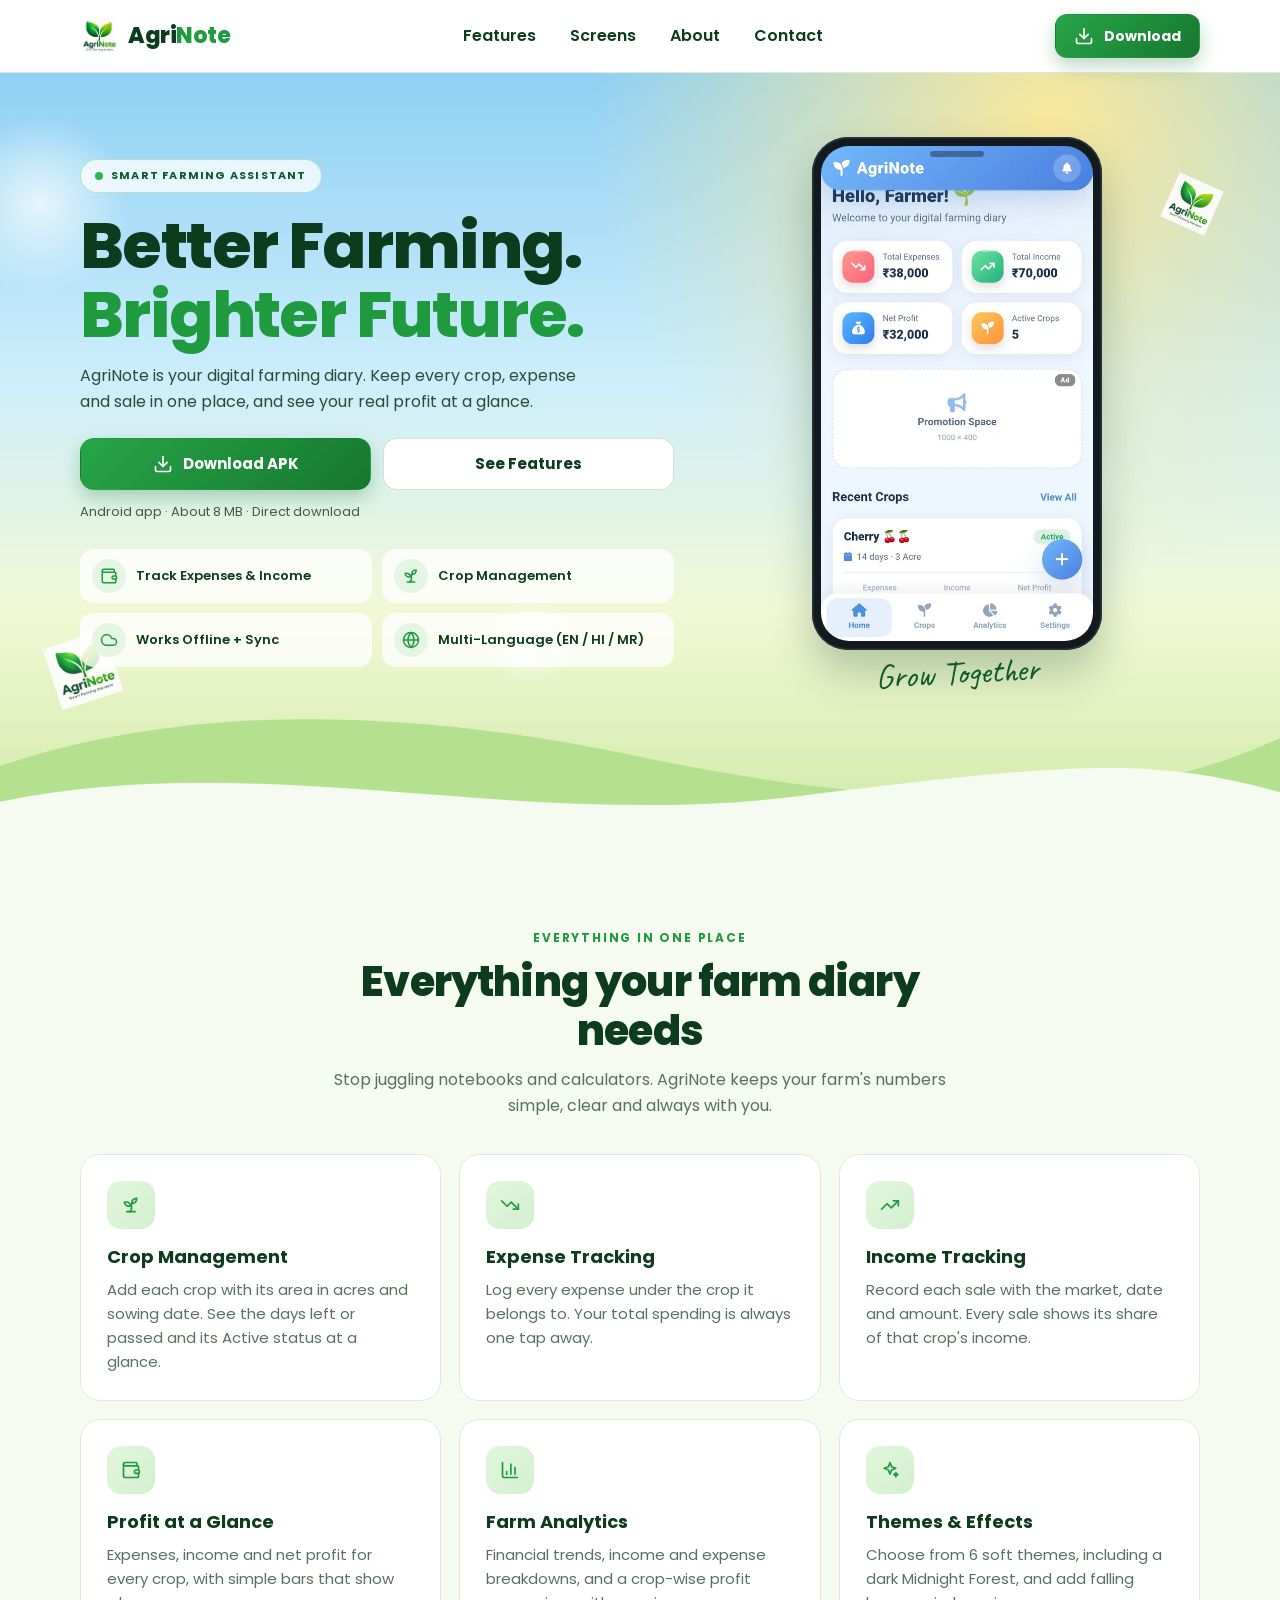
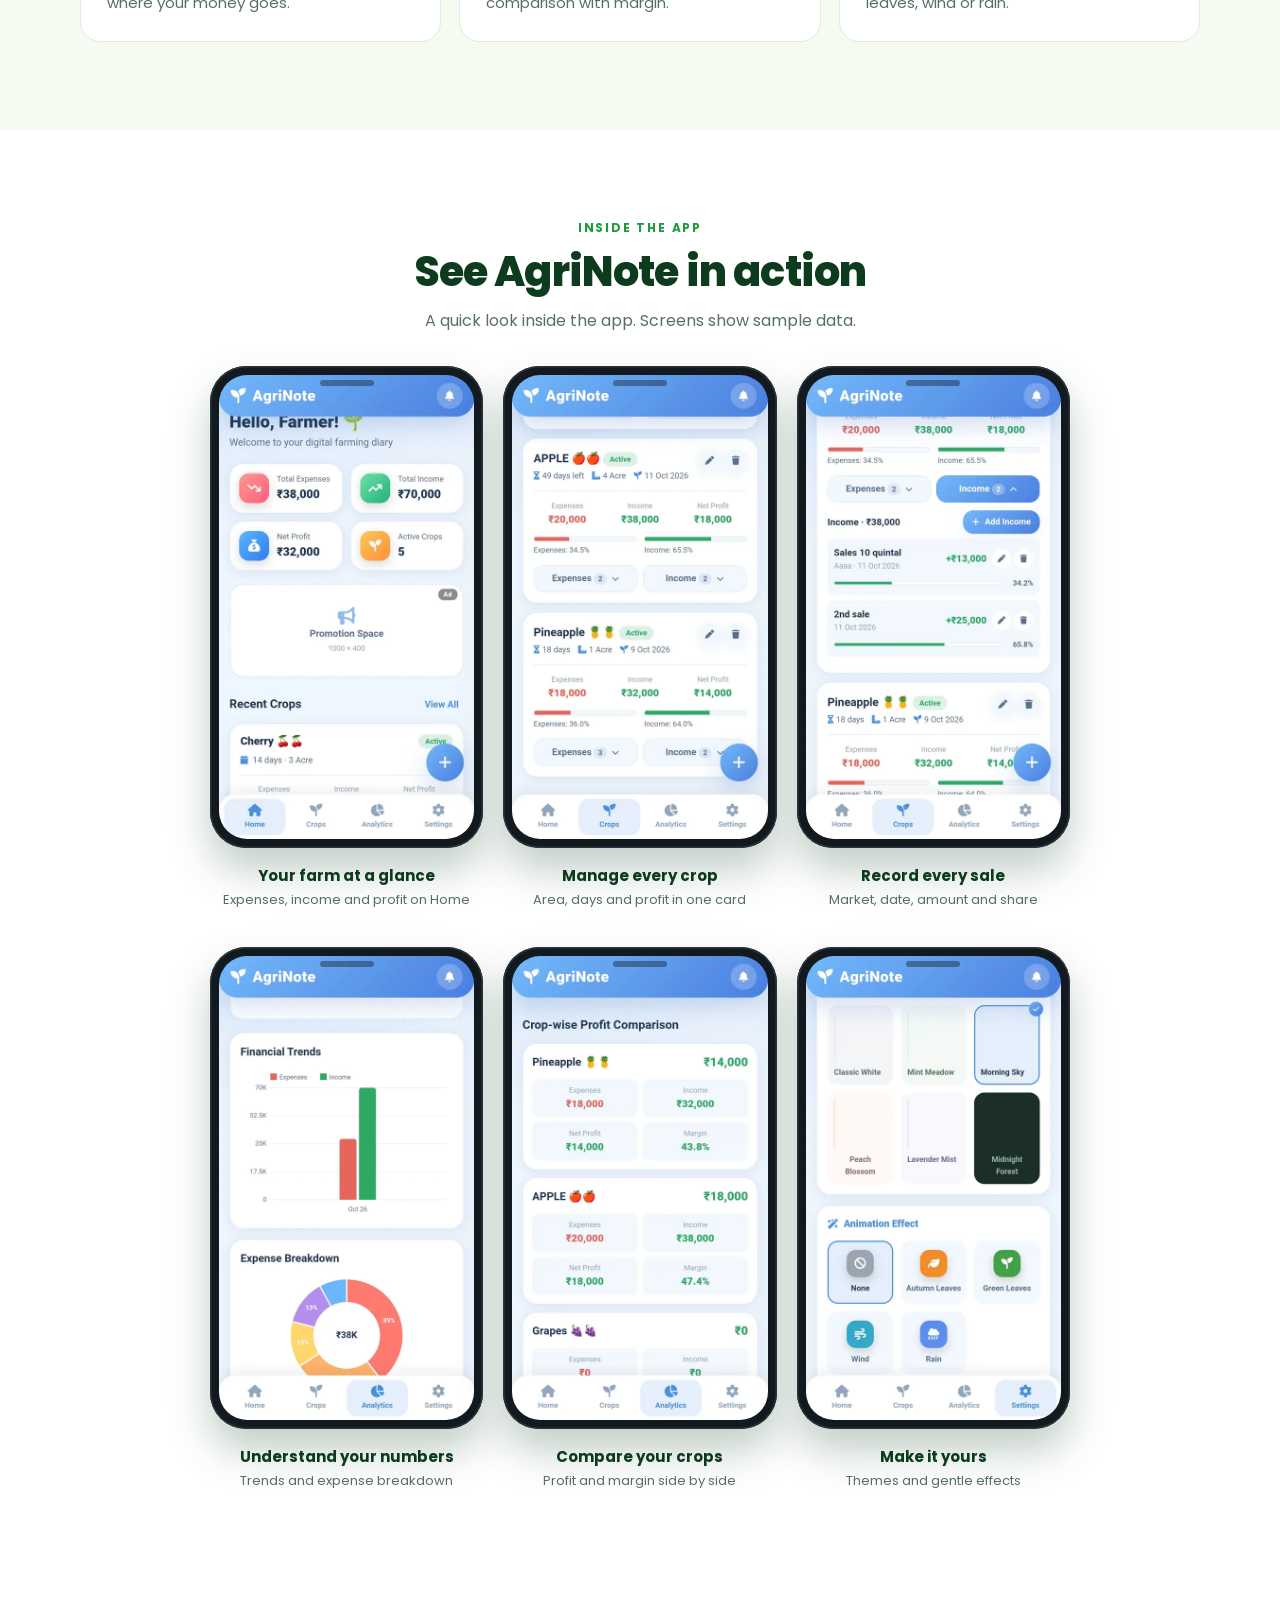
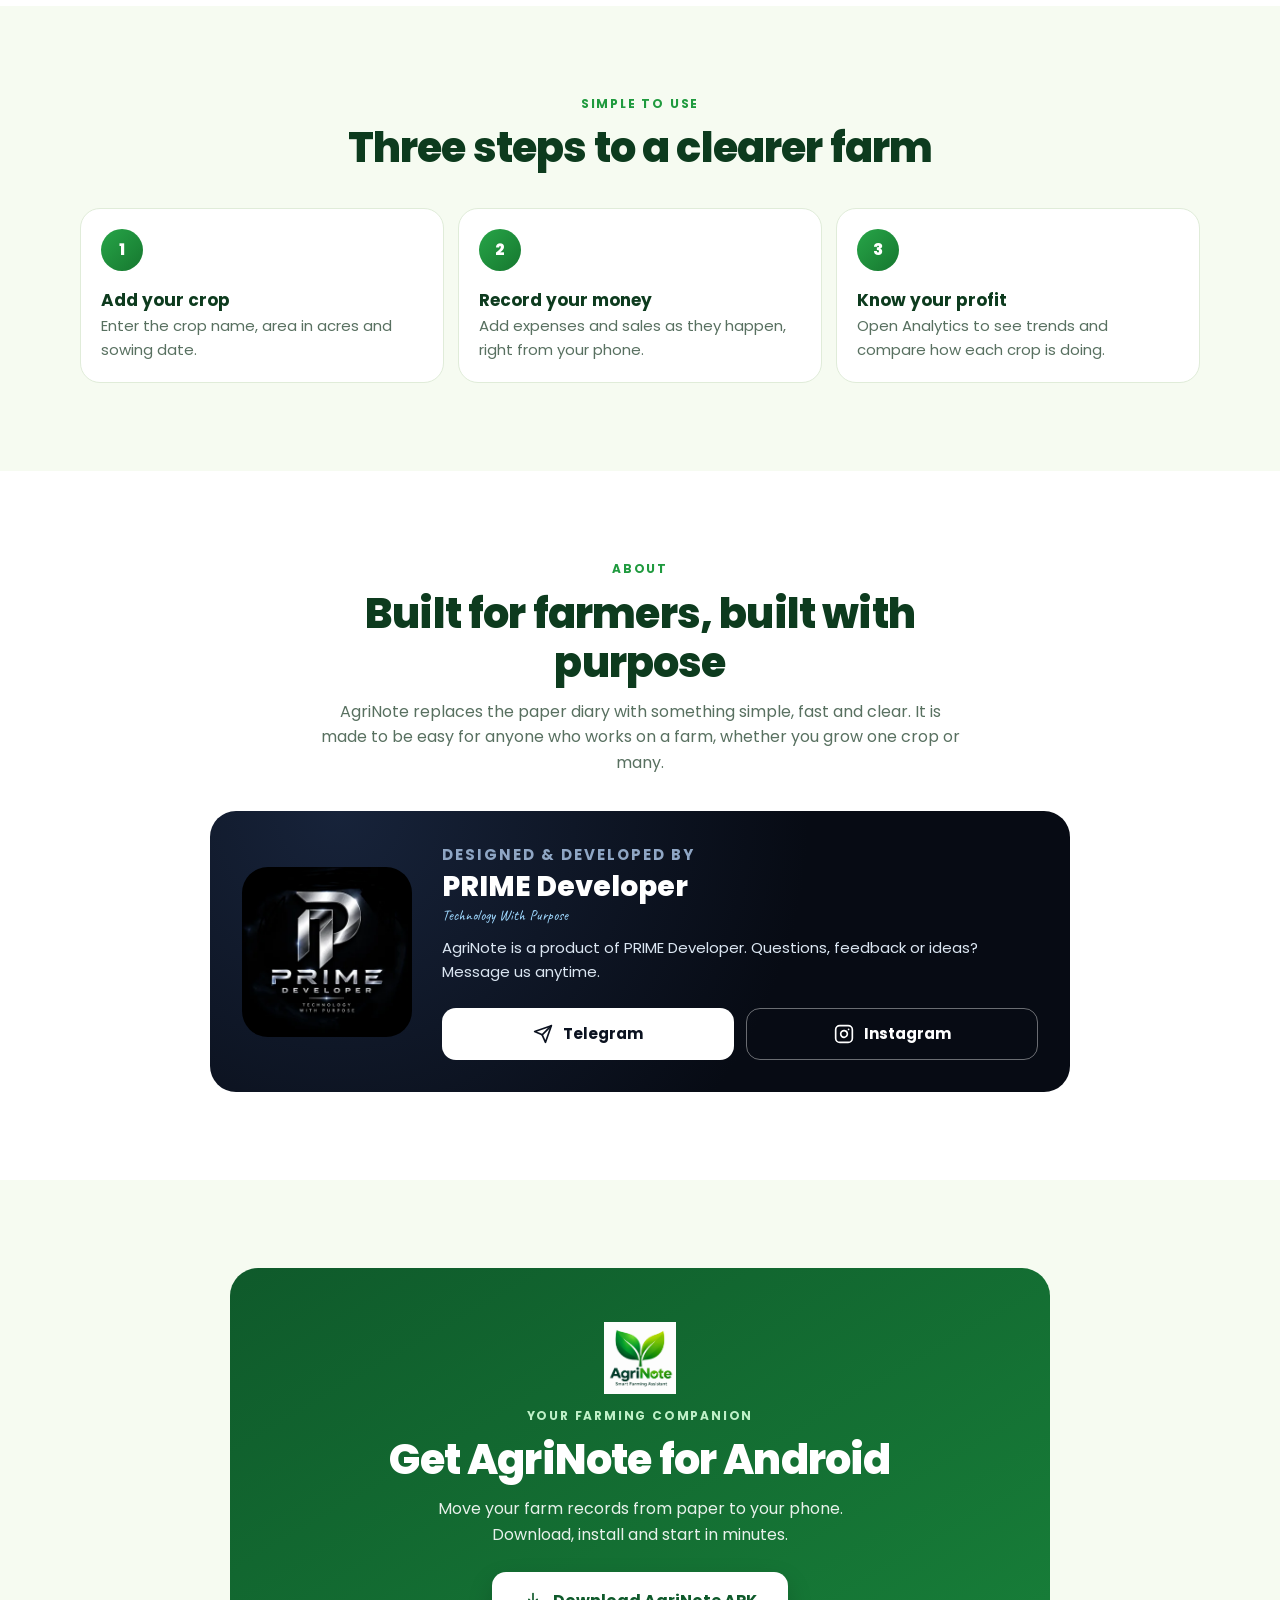
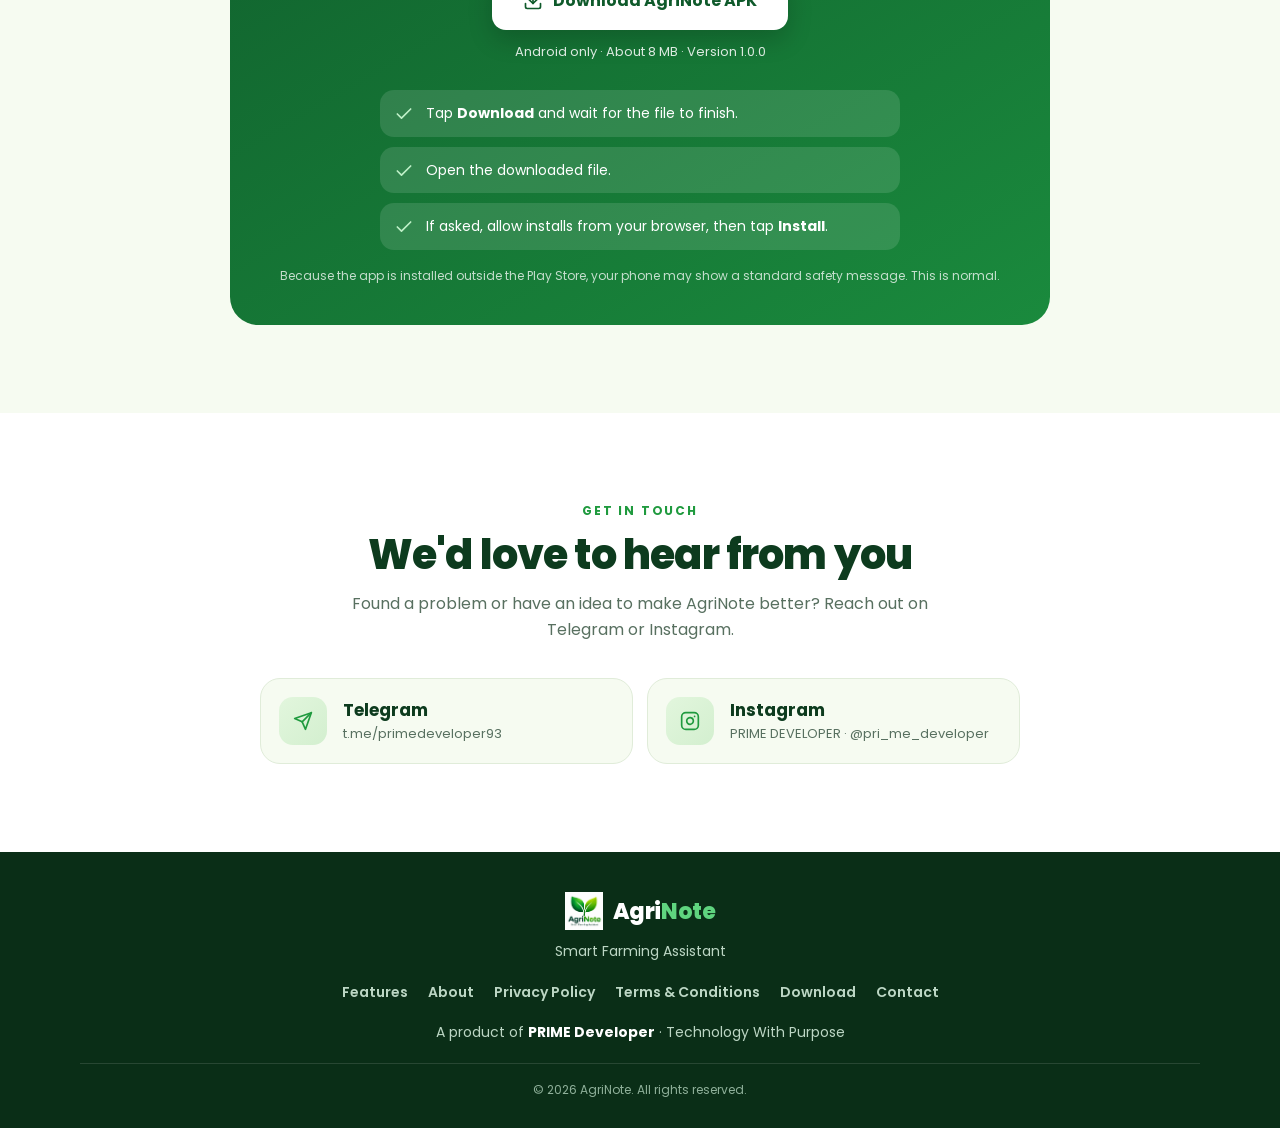
<file: index.html>
<!DOCTYPE html>
<html lang="en">
<head>
  <meta charset="UTF-8">
  <meta name="viewport" content="width=device-width, initial-scale=1">
  <title>AgriNote — Smart Farming Assistant</title>
  <meta name="description" content="AgriNote is a smart farming diary for Android. Track crops, expenses and income, and see your profit in simple charts. By PRIME Developer.">
  <meta name="theme-color" content="#9ad6f7">
  <meta property="og:title" content="AgriNote — Smart Farming Assistant">
  <meta property="og:description" content="Better Farming. Brighter Future. Track crops, expenses, income and profit in one app.">
  <meta property="og:type" content="website">
  <link rel="icon" type="image/webp" href="logo-leaf.webp">
  <link rel="preconnect" href="https://fonts.googleapis.com">
  <link rel="preconnect" href="https://fonts.gstatic.com" crossorigin>
  <link rel="stylesheet" href="https://fonts.googleapis.com/css2?family=Caveat:wght@700&family=Poppins:wght@400;600;700;800&display=swap">
  <link rel="stylesheet" href="style.css">
  <script>document.documentElement.classList.add('js');</script>
</head>
<body>

  <!-- Icon sprite -->
  <svg width="0" height="0" style="position:absolute" aria-hidden="true" focusable="false">
    <defs>
      <symbol id="i-wallet" viewBox="0 0 24 24"><path d="M19 7V4a1 1 0 0 0-1-1H5a2 2 0 0 0 0 4h15a1 1 0 0 1 1 1v4h-3a2 2 0 0 0 0 4h3a1 1 0 0 0 1-1v-2a1 1 0 0 0-1-1"/><path d="M3 5v14a2 2 0 0 0 2 2h15a1 1 0 0 0 1-1v-4"/></symbol>
      <symbol id="i-sprout" viewBox="0 0 24 24"><path d="M7 20h10"/><path d="M10 20c5.5-2.5.8-6.4 3-10"/><path d="M9.5 9.4c1.1.8 1.8 2.2 2.3 3.7-2 .4-3.5.4-4.8-.3-1.2-.6-2.3-1.9-3-4.2 2.8-.5 4.4 0 5.5.8z"/><path d="M14.1 6a7 7 0 0 0-1.1 4c1.9-.1 3.3-.6 4.3-1.4 1-1 1.6-2.3 1.7-4.6-2.7.1-4 1-4.9 2z"/></symbol>
      <symbol id="i-cloud" viewBox="0 0 24 24"><path d="M17.5 19H9a7 7 0 1 1 6.71-9h1.79a4.5 4.5 0 1 1 0 9Z"/></symbol>
      <symbol id="i-globe" viewBox="0 0 24 24"><circle cx="12" cy="12" r="10"/><path d="M12 2a14.5 14.5 0 0 0 0 20 14.5 14.5 0 0 0 0-20"/><path d="M2 12h20"/></symbol>
      <symbol id="i-chart" viewBox="0 0 24 24"><path d="M3 3v16a2 2 0 0 0 2 2h16"/><path d="M18 17V9"/><path d="M13 17V5"/><path d="M8 17v-3"/></symbol>
      <symbol id="i-up" viewBox="0 0 24 24"><polyline points="22 7 13.5 15.5 8.5 10.5 2 17"/><polyline points="16 7 22 7 22 13"/></symbol>
      <symbol id="i-down" viewBox="0 0 24 24"><polyline points="22 17 13.5 8.5 8.5 13.5 2 7"/><polyline points="16 17 22 17 22 11"/></symbol>
      <symbol id="i-spark" viewBox="0 0 24 24"><path d="M12 3l1.9 5.1L19 10l-5.1 1.9L12 17l-1.9-5.1L5 10l5.1-1.9z"/><path d="M19 15l.7 1.8 1.8.7-1.8.7L19 20l-.7-1.8-1.8-.7 1.8-.7z"/></symbol>
      <symbol id="i-cal" viewBox="0 0 24 24"><rect x="3" y="4" width="18" height="18" rx="2"/><path d="M16 2v4M8 2v4M3 10h18"/></symbol>
      <symbol id="i-download" viewBox="0 0 24 24"><path d="M21 15v4a2 2 0 0 1-2 2H5a2 2 0 0 1-2-2v-4"/><polyline points="7 10 12 15 17 10"/><line x1="12" y1="15" x2="12" y2="3"/></symbol>
      <symbol id="i-send" viewBox="0 0 24 24"><path d="m22 2-7 20-4-9-9-4Z"/><path d="M22 2 11 13"/></symbol>
      <symbol id="i-insta" viewBox="0 0 24 24"><rect x="2" y="2" width="20" height="20" rx="5"/><path d="M16 11.37A4 4 0 1 1 12.63 8 4 4 0 0 1 16 11.37z"/><line x1="17.5" y1="6.5" x2="17.51" y2="6.5"/></symbol>
      <symbol id="i-check" viewBox="0 0 24 24"><polyline points="20 6 9 17 4 12"/></symbol>
    </defs>
  </svg>

  <!-- Header -->
  <header class="site-header">
    <div class="wrap bar">
      <a href="#home" class="brand" aria-label="AgriNote home">
        <img src="logo-leaf.webp" width="260" height="190" alt="" class="brand-leaf">
        <span class="brand-name">Agri<b>Note</b></span>
      </a>

      <nav id="site-nav" class="nav" aria-label="Main">
        <a href="#features">Features</a>
        <a href="#screens">Screens</a>
        <a href="#about">About</a>
        <a href="#contact">Contact</a>
      </nav>

      <div class="bar-actions">
        <a href="https://github.com/Prime-Developer93/agrinote-website/releases/download/v1.0.0/AgriNote.apk" class="btn btn-primary btn-sm" data-apk>
          <svg class="ic" aria-hidden="true"><use href="#i-download"/></svg> Download
        </a>
        <button class="burger" type="button" aria-expanded="false" aria-controls="site-nav" aria-label="Open menu">
          <span></span><span></span><span></span>
        </button>
      </div>
    </div>
  </header>

  <main>

    <!-- Hero -->
    <section class="hero" id="home">
      <i class="bokeh bk1"></i><i class="bokeh bk2"></i><i class="bokeh bk3"></i>
      <img src="logo-leaf.webp" width="260" height="190" alt="" aria-hidden="true" class="float-leaf fl1">
      <img src="logo-leaf.webp" width="260" height="190" alt="" aria-hidden="true" class="float-leaf fl2">

      <div class="wrap hero-grid">
        <div class="hero-copy">
          <p class="pill"><span class="dot"></span> SMART FARMING ASSISTANT</p>
          <h1>Better Farming.<br><span>Brighter Future.</span></h1>
          <p class="lead">
            AgriNote is your digital farming diary. Keep every crop, expense and sale in one place,
            and see your real profit at a glance.
          </p>

          <div class="actions">
            <a class="btn btn-primary" href="https://github.com/Prime-Developer93/agrinote-website/releases/download/v1.0.0/AgriNote.apk" data-apk>
              <svg class="ic" aria-hidden="true"><use href="#i-download"/></svg> Download APK
            </a>
            <a class="btn btn-ghost" href="#features">See Features</a>
          </div>
          <p class="note">Android app · About 8 MB · Direct download</p>

          <ul class="chips">
            <li><span class="chip-ic"><svg class="ic" aria-hidden="true"><use href="#i-wallet"/></svg></span>Track Expenses &amp; Income</li>
            <li><span class="chip-ic"><svg class="ic" aria-hidden="true"><use href="#i-sprout"/></svg></span>Crop Management</li>
            <li><span class="chip-ic"><svg class="ic" aria-hidden="true"><use href="#i-cloud"/></svg></span>Works Offline + Sync</li>
            <li><span class="chip-ic"><svg class="ic" aria-hidden="true"><use href="#i-globe"/></svg></span>Multi-Language (EN / HI / MR)</li>
          </ul>
        </div>

        <div class="hero-visual">
          <div class="phone">
            <span class="phone-notch"></span>
            <img src="screen-home.webp" width="540" height="982" alt="AgriNote home screen showing total expenses, total income, net profit and active crops" fetchpriority="high">
          </div>
          <p class="script">Grow Together</p>
        </div>
      </div>

      <svg class="hills" viewBox="0 0 1440 160" preserveAspectRatio="none" aria-hidden="true">
        <path fill="#b5e08f" d="M0 80C220 10 470 20 720 70s520 70 720-20v110H0z"/>
        <path fill="#f6fbf1" d="M0 118C300 60 580 150 900 112s400-40 540-4v52H0z"/>
      </svg>
    </section>

    <!-- Features -->
    <section class="section features" id="features">
      <div class="wrap">
        <header class="section-head reveal">
          <p class="kicker">EVERYTHING IN ONE PLACE</p>
          <h2>Everything your farm diary needs</h2>
          <p>Stop juggling notebooks and calculators. AgriNote keeps your farm's numbers simple, clear and always with you.</p>
        </header>

        <div class="cards">
          <article class="card reveal">
            <span class="card-ic"><svg class="ic" aria-hidden="true"><use href="#i-sprout"/></svg></span>
            <h3>Crop Management</h3>
            <p>Add each crop with its area in acres and sowing date. See the days left or passed and its Active status at a glance.</p>
          </article>

          <article class="card reveal">
            <span class="card-ic"><svg class="ic" aria-hidden="true"><use href="#i-down"/></svg></span>
            <h3>Expense Tracking</h3>
            <p>Log every expense under the crop it belongs to. Your total spending is always one tap away.</p>
          </article>

          <article class="card reveal">
            <span class="card-ic"><svg class="ic" aria-hidden="true"><use href="#i-up"/></svg></span>
            <h3>Income Tracking</h3>
            <p>Record each sale with the market, date and amount. Every sale shows its share of that crop's income.</p>
          </article>

          <article class="card reveal">
            <span class="card-ic"><svg class="ic" aria-hidden="true"><use href="#i-wallet"/></svg></span>
            <h3>Profit at a Glance</h3>
            <p>Expenses, income and net profit for every crop, with simple bars that show where your money goes.</p>
          </article>

          <article class="card reveal">
            <span class="card-ic"><svg class="ic" aria-hidden="true"><use href="#i-chart"/></svg></span>
            <h3>Farm Analytics</h3>
            <p>Financial trends, income and expense breakdowns, and a crop-wise profit comparison with margin.</p>
          </article>

          <article class="card reveal">
            <span class="card-ic"><svg class="ic" aria-hidden="true"><use href="#i-spark"/></svg></span>
            <h3>Themes &amp; Effects</h3>
            <p>Choose from 6 soft themes, including a dark Midnight Forest, and add falling leaves, wind or rain.</p>
          </article>
        </div>
      </div>
    </section>

    <!-- Screens -->
    <section class="section screens" id="screens">
      <div class="wrap">
        <header class="section-head reveal">
          <p class="kicker">INSIDE THE APP</p>
          <h2>See AgriNote in action</h2>
          <p>A quick look inside the app. Screens show sample data.</p>
        </header>
      </div>

      <div class="shots" tabindex="0" aria-label="App screenshots, scroll sideways">
        <figure class="shot">
          <div class="phone"><span class="phone-notch"></span><img src="screen-home.webp" width="540" height="982" loading="lazy" decoding="async" alt="Home screen"></div>
          <figcaption><b>Your farm at a glance</b><span>Expenses, income and profit on Home</span></figcaption>
        </figure>
        <figure class="shot">
          <div class="phone"><span class="phone-notch"></span><img src="screen-crops.webp" width="540" height="982" loading="lazy" decoding="async" alt="Crops screen"></div>
          <figcaption><b>Manage every crop</b><span>Area, days and profit in one card</span></figcaption>
        </figure>
        <figure class="shot">
          <div class="phone"><span class="phone-notch"></span><img src="screen-income.webp" width="540" height="982" loading="lazy" decoding="async" alt="Income entries screen"></div>
          <figcaption><b>Record every sale</b><span>Market, date, amount and share</span></figcaption>
        </figure>
        <figure class="shot">
          <div class="phone"><span class="phone-notch"></span><img src="screen-trends.webp" width="540" height="982" loading="lazy" decoding="async" alt="Financial trends and expense breakdown screen"></div>
          <figcaption><b>Understand your numbers</b><span>Trends and expense breakdown</span></figcaption>
        </figure>
        <figure class="shot">
          <div class="phone"><span class="phone-notch"></span><img src="screen-profit.webp" width="540" height="982" loading="lazy" decoding="async" alt="Crop-wise profit comparison screen"></div>
          <figcaption><b>Compare your crops</b><span>Profit and margin side by side</span></figcaption>
        </figure>
        <figure class="shot">
          <div class="phone"><span class="phone-notch"></span><img src="screen-themes.webp" width="540" height="982" loading="lazy" decoding="async" alt="Themes and animation effects screen"></div>
          <figcaption><b>Make it yours</b><span>Themes and gentle effects</span></figcaption>
        </figure>
      </div>
    </section>

    <!-- How it works -->
    <section class="section steps-section" id="how">
      <div class="wrap">
        <header class="section-head reveal">
          <p class="kicker">SIMPLE TO USE</p>
          <h2>Three steps to a clearer farm</h2>
        </header>
        <ol class="steps">
          <li class="reveal"><span class="num">1</span><div><h3>Add your crop</h3><p>Enter the crop name, area in acres and sowing date.</p></div></li>
          <li class="reveal"><span class="num">2</span><div><h3>Record your money</h3><p>Add expenses and sales as they happen, right from your phone.</p></div></li>
          <li class="reveal"><span class="num">3</span><div><h3>Know your profit</h3><p>Open Analytics to see trends and compare how each crop is doing.</p></div></li>
        </ol>
      </div>
    </section>

    <!-- About / Developer -->
    <section class="section about" id="about">
      <div class="wrap">
        <header class="section-head reveal">
          <p class="kicker">ABOUT</p>
          <h2>Built for farmers, built with purpose</h2>
          <p>AgriNote replaces the paper diary with something simple, fast and clear. It is made to be easy for anyone who works on a farm, whether you grow one crop or many.</p>
        </header>

        <div class="dev reveal">
          <img src="prime-logo.webp" width="360" height="360" loading="lazy" decoding="async" alt="PRIME Developer logo" class="dev-logo">
          <div class="dev-text">
            <p class="dev-kicker">DESIGNED &amp; DEVELOPED BY</p>
            <h3>PRIME Developer</h3>
            <p class="dev-tag">Technology With Purpose</p>
            <p>AgriNote is a product of PRIME Developer. Questions, feedback or ideas? Message us anytime.</p>
            <div class="actions">
              <a class="btn btn-light" href="https://t.me/primedeveloper93" target="_blank" rel="noopener">
                <svg class="ic" aria-hidden="true"><use href="#i-send"/></svg> Telegram
              </a>
              <a class="btn btn-outline" href="https://www.instagram.com/pri_me_developer/" target="_blank" rel="noopener">
                <svg class="ic" aria-hidden="true"><use href="#i-insta"/></svg> Instagram
              </a>
            </div>
          </div>
        </div>
      </div>
    </section>

    <!-- Download -->
    <section class="section download" id="download">
      <div class="wrap">
        <div class="download-box reveal">
          <img src="logo-leaf.webp" width="260" height="190" loading="lazy" decoding="async" alt="" aria-hidden="true" class="download-leaf">
          <p class="kicker light">YOUR FARMING COMPANION</p>
          <h2>Get AgriNote for Android</h2>
          <p class="download-sub">Move your farm records from paper to your phone. Download, install and start in minutes.</p>
          <a class="btn btn-white btn-lg" href="https://github.com/Prime-Developer93/agrinote-website/releases/download/v1.0.0/AgriNote.apk" data-apk>
            <svg class="ic" aria-hidden="true"><use href="#i-download"/></svg> Download AgriNote APK
          </a>
          <p class="note light">Android only · About 8 MB · Version 1.0.0</p>

          <ol class="install">
            <li><svg class="ic" aria-hidden="true"><use href="#i-check"/></svg><span>Tap <b>Download</b> and wait for the file to finish.</span></li>
            <li><svg class="ic" aria-hidden="true"><use href="#i-check"/></svg><span>Open the downloaded file.</span></li>
            <li><svg class="ic" aria-hidden="true"><use href="#i-check"/></svg><span>If asked, allow installs from your browser, then tap <b>Install</b>.</span></li>
          </ol>
          <p class="fine">Because the app is installed outside the Play Store, your phone may show a standard safety message. This is normal.</p>
        </div>
      </div>
    </section>

    <!-- Contact -->
    <section class="section contact" id="contact">
      <div class="wrap">
        <header class="section-head reveal">
          <p class="kicker">GET IN TOUCH</p>
          <h2>We'd love to hear from you</h2>
          <p>Found a problem or have an idea to make AgriNote better? Reach out on Telegram or Instagram.</p>
        </header>

        <div class="contact-grid">
          <a class="contact-card reveal" href="https://t.me/primedeveloper93" target="_blank" rel="noopener">
            <span class="card-ic"><svg class="ic" aria-hidden="true"><use href="#i-send"/></svg></span>
            <span><b>Telegram</b><small>t.me/primedeveloper93</small></span>
          </a>
          <a class="contact-card reveal" href="https://www.instagram.com/pri_me_developer/" target="_blank" rel="noopener">
            <span class="card-ic"><svg class="ic" aria-hidden="true"><use href="#i-insta"/></svg></span>
            <span><b>Instagram</b><small>PRIME DEVELOPER · @pri_me_developer</small></span>
          </a>
        </div>
      </div>
    </section>

  </main>

  <footer class="footer">
    <div class="wrap foot">
      <a href="#home" class="brand brand-dark" aria-label="AgriNote home">
        <img src="logo-leaf.webp" width="260" height="190" loading="lazy" decoding="async" alt="" class="brand-leaf">
        <span class="brand-name">Agri<b>Note</b></span>
      </a>
      <p class="foot-tag">Smart Farming Assistant</p>
      <nav class="foot-links" aria-label="Footer">
        <a href="#features">Features</a>
        <a href="about.html">About</a>
        <a href="privacy.html">Privacy Policy</a>
        <a href="terms.html">Terms &amp; Conditions</a>
        <a href="#download">Download</a>
        <a href="#contact">Contact</a>
      </nav>
      <p class="credit">A product of <b>PRIME Developer</b> · Technology With Purpose</p>
      <p class="copy">© <span id="year">2026</span> AgriNote. All rights reserved.</p>
    </div>
  </footer>

  <script src="script.js" defer></script>
</body> 
</html>
</file>
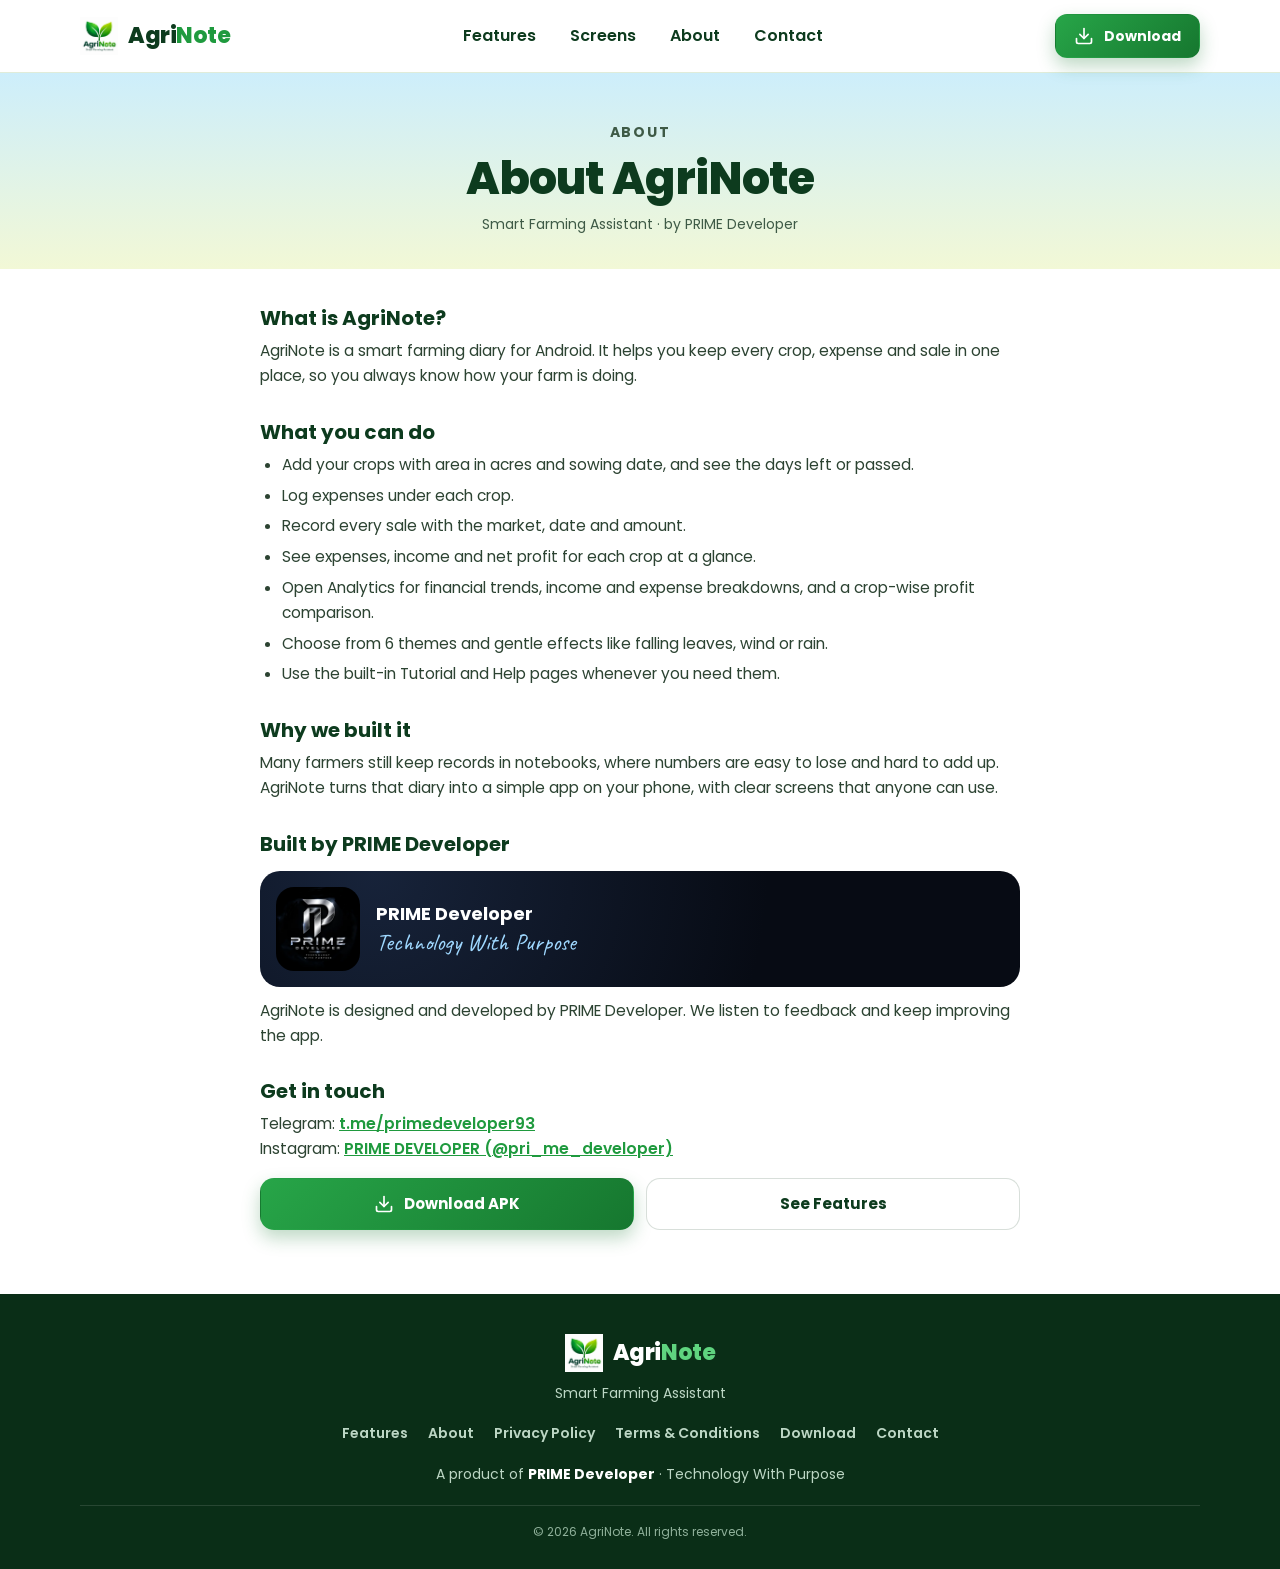
<file: about.html>
<!DOCTYPE html>
<html lang="en">
<head>
  <meta charset="UTF-8">
  <meta name="viewport" content="width=device-width, initial-scale=1">
  <title>About — AgriNote</title>
  <meta name="description" content="Learn about AgriNote, the smart farming diary app by PRIME Developer.">
  <meta name="theme-color" content="#9ad6f7">
  <link rel="icon" type="image/webp" href="logo-leaf.webp">
  <link rel="preconnect" href="https://fonts.googleapis.com">
  <link rel="preconnect" href="https://fonts.gstatic.com" crossorigin>
  <link rel="stylesheet" href="https://fonts.googleapis.com/css2?family=Caveat:wght@700&family=Poppins:wght@400;600;700;800&display=swap">
  <link rel="stylesheet" href="style.css">
</head>
<body>

  <!-- Icon sprite -->
  <svg width="0" height="0" style="position:absolute" aria-hidden="true" focusable="false">
    <defs>
      <symbol id="i-wallet" viewBox="0 0 24 24"><path d="M19 7V4a1 1 0 0 0-1-1H5a2 2 0 0 0 0 4h15a1 1 0 0 1 1 1v4h-3a2 2 0 0 0 0 4h3a1 1 0 0 0 1-1v-2a1 1 0 0 0-1-1"/><path d="M3 5v14a2 2 0 0 0 2 2h15a1 1 0 0 0 1-1v-4"/></symbol>
      <symbol id="i-sprout" viewBox="0 0 24 24"><path d="M7 20h10"/><path d="M10 20c5.5-2.5.8-6.4 3-10"/><path d="M9.5 9.4c1.1.8 1.8 2.2 2.3 3.7-2 .4-3.5.4-4.8-.3-1.2-.6-2.3-1.9-3-4.2 2.8-.5 4.4 0 5.5.8z"/><path d="M14.1 6a7 7 0 0 0-1.1 4c1.9-.1 3.3-.6 4.3-1.4 1-1 1.6-2.3 1.7-4.6-2.7.1-4 1-4.9 2z"/></symbol>
      <symbol id="i-cloud" viewBox="0 0 24 24"><path d="M17.5 19H9a7 7 0 1 1 6.71-9h1.79a4.5 4.5 0 1 1 0 9Z"/></symbol>
      <symbol id="i-globe" viewBox="0 0 24 24"><circle cx="12" cy="12" r="10"/><path d="M12 2a14.5 14.5 0 0 0 0 20 14.5 14.5 0 0 0 0-20"/><path d="M2 12h20"/></symbol>
      <symbol id="i-chart" viewBox="0 0 24 24"><path d="M3 3v16a2 2 0 0 0 2 2h16"/><path d="M18 17V9"/><path d="M13 17V5"/><path d="M8 17v-3"/></symbol>
      <symbol id="i-up" viewBox="0 0 24 24"><polyline points="22 7 13.5 15.5 8.5 10.5 2 17"/><polyline points="16 7 22 7 22 13"/></symbol>
      <symbol id="i-down" viewBox="0 0 24 24"><polyline points="22 17 13.5 8.5 8.5 13.5 2 7"/><polyline points="16 17 22 17 22 11"/></symbol>
      <symbol id="i-spark" viewBox="0 0 24 24"><path d="M12 3l1.9 5.1L19 10l-5.1 1.9L12 17l-1.9-5.1L5 10l5.1-1.9z"/><path d="M19 15l.7 1.8 1.8.7-1.8.7L19 20l-.7-1.8-1.8-.7 1.8-.7z"/></symbol>
      <symbol id="i-cal" viewBox="0 0 24 24"><rect x="3" y="4" width="18" height="18" rx="2"/><path d="M16 2v4M8 2v4M3 10h18"/></symbol>
      <symbol id="i-download" viewBox="0 0 24 24"><path d="M21 15v4a2 2 0 0 1-2 2H5a2 2 0 0 1-2-2v-4"/><polyline points="7 10 12 15 17 10"/><line x1="12" y1="15" x2="12" y2="3"/></symbol>
      <symbol id="i-send" viewBox="0 0 24 24"><path d="m22 2-7 20-4-9-9-4Z"/><path d="M22 2 11 13"/></symbol>
      <symbol id="i-insta" viewBox="0 0 24 24"><rect x="2" y="2" width="20" height="20" rx="5"/><path d="M16 11.37A4 4 0 1 1 12.63 8 4 4 0 0 1 16 11.37z"/><line x1="17.5" y1="6.5" x2="17.51" y2="6.5"/></symbol>
      <symbol id="i-check" viewBox="0 0 24 24"><polyline points="20 6 9 17 4 12"/></symbol>
    </defs>
  </svg>

  <!-- Header -->
  <header class="site-header">
    <div class="wrap bar">
      <a href="index.html#home" class="brand" aria-label="AgriNote home">
        <img src="logo-leaf.webp" width="260" height="190" alt="" class="brand-leaf">
        <span class="brand-name">Agri<b>Note</b></span>
      </a>

      <nav id="site-nav" class="nav" aria-label="Main">
        <a href="index.html#features">Features</a>
        <a href="index.html#screens">Screens</a>
        <a href="index.html#about">About</a>
        <a href="index.html#contact">Contact</a>
      </nav>

      <div class="bar-actions">
        <a href="https://github.com/Prime-Developer93/agrinote-website/releases/download/v1.0.0/AgriNote.apk" class="btn btn-primary btn-sm" data-apk>
          <svg class="ic" aria-hidden="true"><use href="#i-download"/></svg> Download
        </a>
        <button class="burger" type="button" aria-expanded="false" aria-controls="site-nav" aria-label="Open menu">
          <span></span><span></span><span></span>
        </button>
      </div>
    </div>
  </header>

  <main>
    <section class="page-hero">
      <div class="wrap">
        <p class="kicker">ABOUT</p>
        <h1>About AgriNote</h1>
        <p>Smart Farming Assistant · by PRIME Developer</p>
      </div>
    </section>

    <section class="doc">
      <div class="wrap">
        <div class="doc-body">

          <h2>What is AgriNote?</h2>
          <p>AgriNote is a smart farming diary for Android. It helps you keep every crop, expense and sale in one place, so you always know how your farm is doing.</p>

          <h2>What you can do</h2>
          <ul>
            <li>Add your crops with area in acres and sowing date, and see the days left or passed.</li>
            <li>Log expenses under each crop.</li>
            <li>Record every sale with the market, date and amount.</li>
            <li>See expenses, income and net profit for each crop at a glance.</li>
            <li>Open Analytics for financial trends, income and expense breakdowns, and a crop-wise profit comparison.</li>
            <li>Choose from 6 themes and gentle effects like falling leaves, wind or rain.</li>
            <li>Use the built-in Tutorial and Help pages whenever you need them.</li>
          </ul>

          <h2>Why we built it</h2>
          <p>Many farmers still keep records in notebooks, where numbers are easy to lose and hard to add up. AgriNote turns that diary into a simple app on your phone, with clear screens that anyone can use.</p>

          <h2>Built by PRIME Developer</h2>
          <div class="doc-dev">
            <img src="prime-logo.webp" width="360" height="360" loading="lazy" decoding="async" alt="PRIME Developer logo">
            <p style="margin:0"><b>PRIME Developer</b><span>Technology With Purpose</span></p>
          </div>
          <p>AgriNote is designed and developed by PRIME Developer. We listen to feedback and keep improving the app.</p>

          <h2>Get in touch</h2>
          <p>Telegram: <a href="https://t.me/primedeveloper93" target="_blank" rel="noopener">t.me/primedeveloper93</a><br>Instagram: <a href="https://www.instagram.com/pri_me_developer/" target="_blank" rel="noopener">PRIME DEVELOPER (@pri_me_developer)</a></p>
          <div class="actions">
            <a class="btn btn-primary" href="https://github.com/Prime-Developer93/agrinote-website/releases/download/v1.0.0/AgriNote.apk" data-apk><svg class="ic" aria-hidden="true"><use href="#i-download"/></svg> Download APK</a>
            <a class="btn btn-ghost" href="index.html#features">See Features</a>
          </div>
        </div>
      </div>
    </section>
  </main>

  <footer class="footer">
    <div class="wrap foot">
      <a href="index.html#home" class="brand brand-dark" aria-label="AgriNote home">
        <img src="logo-leaf.webp" width="260" height="190" loading="lazy" decoding="async" alt="" class="brand-leaf">
        <span class="brand-name">Agri<b>Note</b></span>
      </a>
      <p class="foot-tag">Smart Farming Assistant</p>
      <nav class="foot-links" aria-label="Footer">
        <a href="index.html#features">Features</a>
        <a href="about.html">About</a>
        <a href="privacy.html">Privacy Policy</a>
        <a href="terms.html">Terms &amp; Conditions</a>
        <a href="index.html#download">Download</a>
        <a href="index.html#contact">Contact</a>
      </nav>
      <p class="credit">A product of <b>PRIME Developer</b> · Technology With Purpose</p>
      <p class="copy">© <span id="year">2026</span> AgriNote. All rights reserved.</p>
    </div>
  </footer>

  <script src="script.js" defer></script>
</body>
</html>
</file>
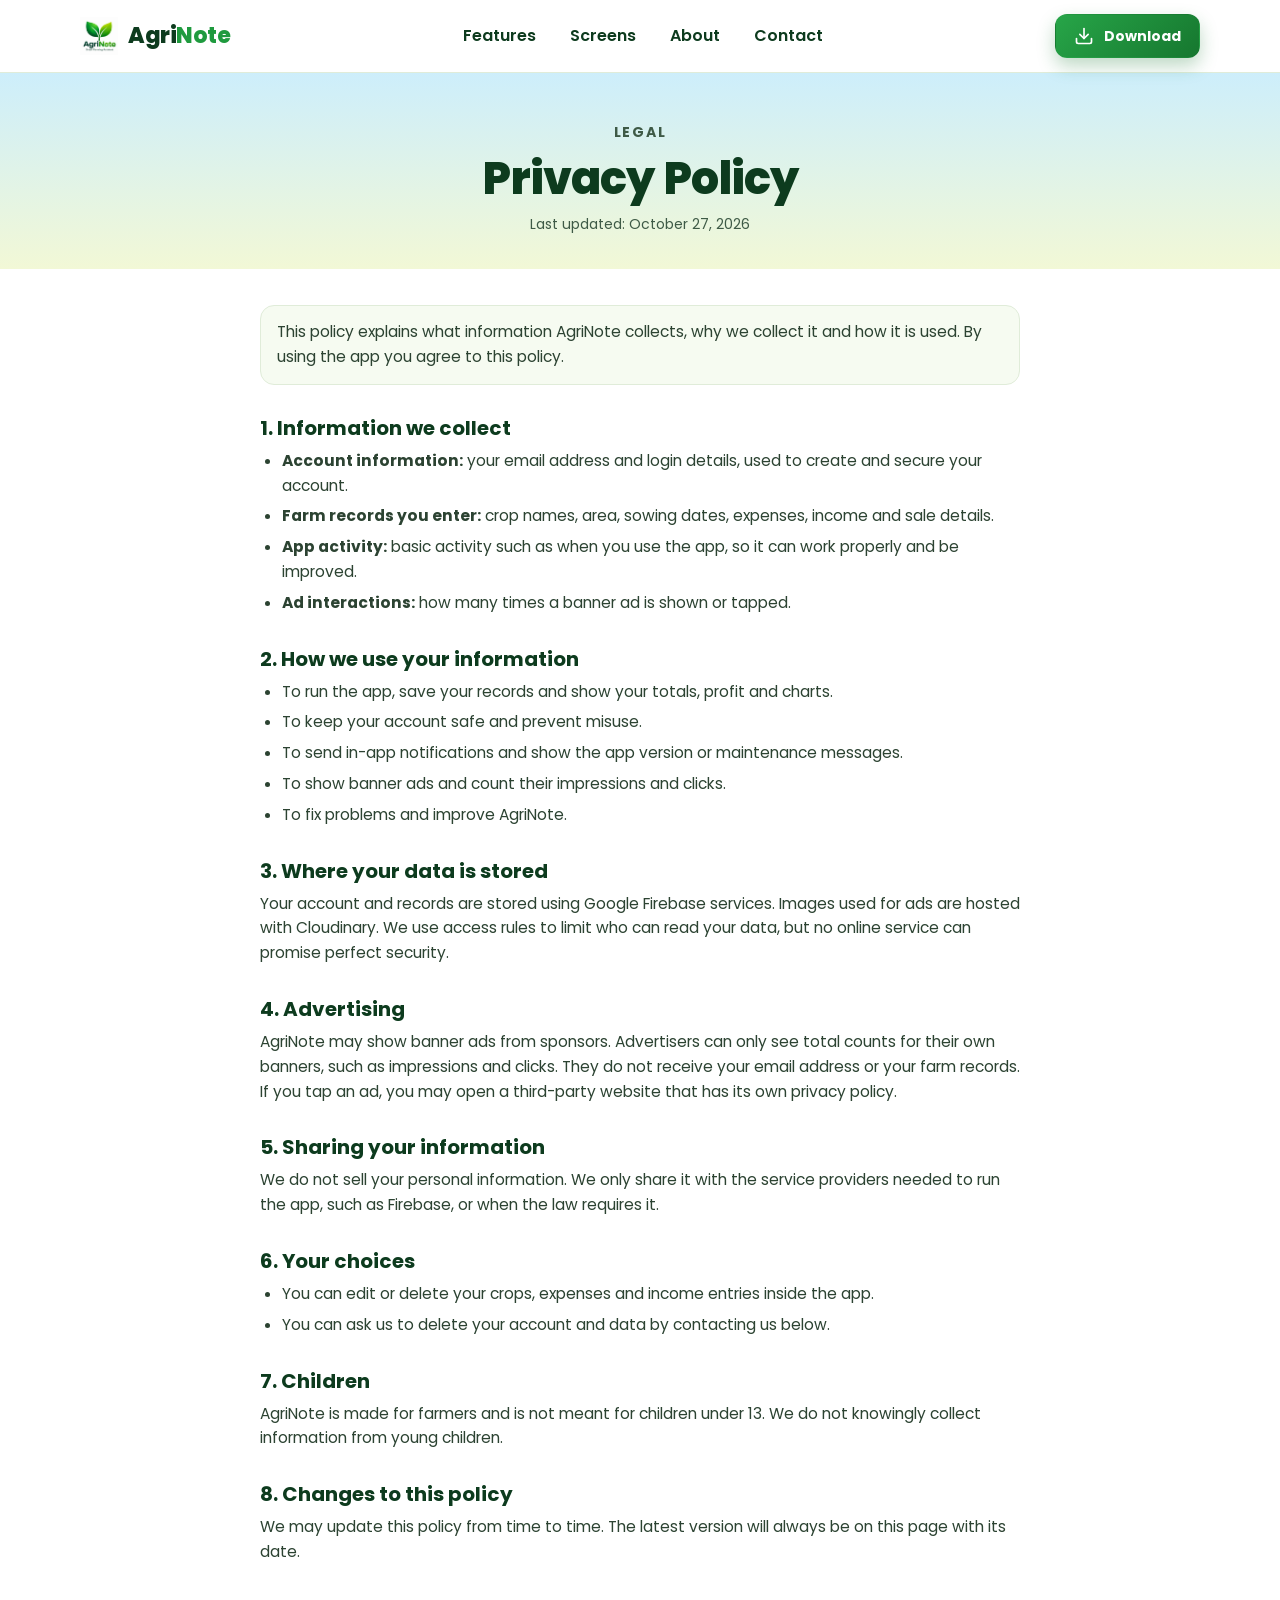
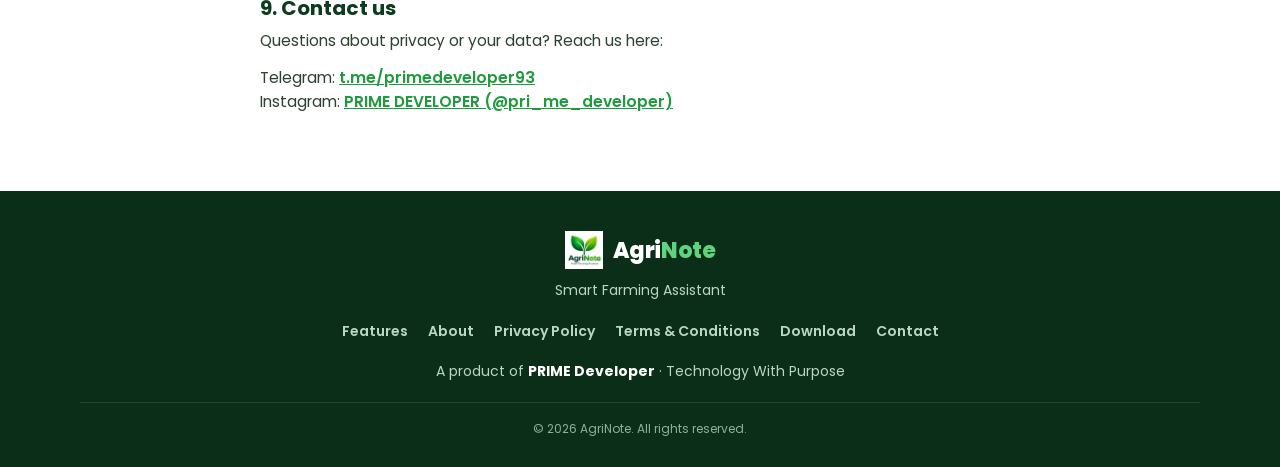
<file: privacy.html>
<!DOCTYPE html>
<html lang="en">
<head>
  <meta charset="UTF-8">
  <meta name="viewport" content="width=device-width, initial-scale=1">
  <title>Privacy Policy — AgriNote</title>
  <meta name="description" content="How AgriNote collects, uses and protects your information.">
  <meta name="theme-color" content="#9ad6f7">
  <link rel="icon" type="image/webp" href="logo-leaf.webp">
  <link rel="preconnect" href="https://fonts.googleapis.com">
  <link rel="preconnect" href="https://fonts.gstatic.com" crossorigin>
  <link rel="stylesheet" href="https://fonts.googleapis.com/css2?family=Caveat:wght@700&family=Poppins:wght@400;600;700;800&display=swap">
  <link rel="stylesheet" href="style.css">
</head>
<body>

  <!-- Icon sprite -->
  <svg width="0" height="0" style="position:absolute" aria-hidden="true" focusable="false">
    <defs>
      <symbol id="i-wallet" viewBox="0 0 24 24"><path d="M19 7V4a1 1 0 0 0-1-1H5a2 2 0 0 0 0 4h15a1 1 0 0 1 1 1v4h-3a2 2 0 0 0 0 4h3a1 1 0 0 0 1-1v-2a1 1 0 0 0-1-1"/><path d="M3 5v14a2 2 0 0 0 2 2h15a1 1 0 0 0 1-1v-4"/></symbol>
      <symbol id="i-sprout" viewBox="0 0 24 24"><path d="M7 20h10"/><path d="M10 20c5.5-2.5.8-6.4 3-10"/><path d="M9.5 9.4c1.1.8 1.8 2.2 2.3 3.7-2 .4-3.5.4-4.8-.3-1.2-.6-2.3-1.9-3-4.2 2.8-.5 4.4 0 5.5.8z"/><path d="M14.1 6a7 7 0 0 0-1.1 4c1.9-.1 3.3-.6 4.3-1.4 1-1 1.6-2.3 1.7-4.6-2.7.1-4 1-4.9 2z"/></symbol>
      <symbol id="i-cloud" viewBox="0 0 24 24"><path d="M17.5 19H9a7 7 0 1 1 6.71-9h1.79a4.5 4.5 0 1 1 0 9Z"/></symbol>
      <symbol id="i-globe" viewBox="0 0 24 24"><circle cx="12" cy="12" r="10"/><path d="M12 2a14.5 14.5 0 0 0 0 20 14.5 14.5 0 0 0 0-20"/><path d="M2 12h20"/></symbol>
      <symbol id="i-chart" viewBox="0 0 24 24"><path d="M3 3v16a2 2 0 0 0 2 2h16"/><path d="M18 17V9"/><path d="M13 17V5"/><path d="M8 17v-3"/></symbol>
      <symbol id="i-up" viewBox="0 0 24 24"><polyline points="22 7 13.5 15.5 8.5 10.5 2 17"/><polyline points="16 7 22 7 22 13"/></symbol>
      <symbol id="i-down" viewBox="0 0 24 24"><polyline points="22 17 13.5 8.5 8.5 13.5 2 7"/><polyline points="16 17 22 17 22 11"/></symbol>
      <symbol id="i-spark" viewBox="0 0 24 24"><path d="M12 3l1.9 5.1L19 10l-5.1 1.9L12 17l-1.9-5.1L5 10l5.1-1.9z"/><path d="M19 15l.7 1.8 1.8.7-1.8.7L19 20l-.7-1.8-1.8-.7 1.8-.7z"/></symbol>
      <symbol id="i-cal" viewBox="0 0 24 24"><rect x="3" y="4" width="18" height="18" rx="2"/><path d="M16 2v4M8 2v4M3 10h18"/></symbol>
      <symbol id="i-download" viewBox="0 0 24 24"><path d="M21 15v4a2 2 0 0 1-2 2H5a2 2 0 0 1-2-2v-4"/><polyline points="7 10 12 15 17 10"/><line x1="12" y1="15" x2="12" y2="3"/></symbol>
      <symbol id="i-send" viewBox="0 0 24 24"><path d="m22 2-7 20-4-9-9-4Z"/><path d="M22 2 11 13"/></symbol>
      <symbol id="i-insta" viewBox="0 0 24 24"><rect x="2" y="2" width="20" height="20" rx="5"/><path d="M16 11.37A4 4 0 1 1 12.63 8 4 4 0 0 1 16 11.37z"/><line x1="17.5" y1="6.5" x2="17.51" y2="6.5"/></symbol>
      <symbol id="i-check" viewBox="0 0 24 24"><polyline points="20 6 9 17 4 12"/></symbol>
    </defs>
  </svg>

  <!-- Header -->
  <header class="site-header">
    <div class="wrap bar">
      <a href="index.html#home" class="brand" aria-label="AgriNote home">
        <img src="logo-leaf.webp" width="260" height="190" alt="" class="brand-leaf">
        <span class="brand-name">Agri<b>Note</b></span>
      </a>

      <nav id="site-nav" class="nav" aria-label="Main">
        <a href="index.html#features">Features</a>
        <a href="index.html#screens">Screens</a>
        <a href="index.html#about">About</a>
        <a href="index.html#contact">Contact</a>
      </nav>

      <div class="bar-actions">
        <a href="https://github.com/Prime-Developer93/agrinote-website/releases/download/v1.0.0/AgriNote.apk" class="btn btn-primary btn-sm" data-apk>
          <svg class="ic" aria-hidden="true"><use href="#i-download"/></svg> Download
        </a>
        <button class="burger" type="button" aria-expanded="false" aria-controls="site-nav" aria-label="Open menu">
          <span></span><span></span><span></span>
        </button>
      </div>
    </div>
  </header>

  <main>
    <section class="page-hero">
      <div class="wrap">
        <p class="kicker">LEGAL</p>
        <h1>Privacy Policy</h1>
        <p>Last updated: October 27, 2026</p>
      </div>
    </section>

    <section class="doc">
      <div class="wrap">
        <div class="doc-body">

          <p class="doc-note">This policy explains what information AgriNote collects, why we collect it and how it is used. By using the app you agree to this policy.</p>

          <h2>1. Information we collect</h2>
          <ul>
            <li><b>Account information:</b> your email address and login details, used to create and secure your account.</li>
            <li><b>Farm records you enter:</b> crop names, area, sowing dates, expenses, income and sale details.</li>
            <li><b>App activity:</b> basic activity such as when you use the app, so it can work properly and be improved.</li>
            <li><b>Ad interactions:</b> how many times a banner ad is shown or tapped.</li>
          </ul>

          <h2>2. How we use your information</h2>
          <ul>
            <li>To run the app, save your records and show your totals, profit and charts.</li>
            <li>To keep your account safe and prevent misuse.</li>
            <li>To send in-app notifications and show the app version or maintenance messages.</li>
            <li>To show banner ads and count their impressions and clicks.</li>
            <li>To fix problems and improve AgriNote.</li>
          </ul>

          <h2>3. Where your data is stored</h2>
          <p>Your account and records are stored using Google Firebase services. Images used for ads are hosted with Cloudinary. We use access rules to limit who can read your data, but no online service can promise perfect security.</p>

          <h2>4. Advertising</h2>
          <p>AgriNote may show banner ads from sponsors. Advertisers can only see total counts for their own banners, such as impressions and clicks. They do not receive your email address or your farm records. If you tap an ad, you may open a third-party website that has its own privacy policy.</p>

          <h2>5. Sharing your information</h2>
          <p>We do not sell your personal information. We only share it with the service providers needed to run the app, such as Firebase, or when the law requires it.</p>

          <h2>6. Your choices</h2>
          <ul>
            <li>You can edit or delete your crops, expenses and income entries inside the app.</li>
            <li>You can ask us to delete your account and data by contacting us below.</li>
          </ul>

          <h2>7. Children</h2>
          <p>AgriNote is made for farmers and is not meant for children under 13. We do not knowingly collect information from young children.</p>

          <h2>8. Changes to this policy</h2>
          <p>We may update this policy from time to time. The latest version will always be on this page with its date.</p>

          <h2>9. Contact us</h2>
          <p>Questions about privacy or your data? Reach us here:</p>
          <p>Telegram: <a href="https://t.me/primedeveloper93" target="_blank" rel="noopener">t.me/primedeveloper93</a><br>Instagram: <a href="https://www.instagram.com/pri_me_developer/" target="_blank" rel="noopener">PRIME DEVELOPER (@pri_me_developer)</a></p>
        </div>
      </div>
    </section>
  </main>

  <footer class="footer">
    <div class="wrap foot">
      <a href="index.html#home" class="brand brand-dark" aria-label="AgriNote home">
        <img src="logo-leaf.webp" width="260" height="190" loading="lazy" decoding="async" alt="" class="brand-leaf">
        <span class="brand-name">Agri<b>Note</b></span>
      </a>
      <p class="foot-tag">Smart Farming Assistant</p>
      <nav class="foot-links" aria-label="Footer">
        <a href="index.html#features">Features</a>
        <a href="about.html">About</a>
        <a href="privacy.html">Privacy Policy</a>
        <a href="terms.html">Terms &amp; Conditions</a>
        <a href="index.html#download">Download</a>
        <a href="index.html#contact">Contact</a>
      </nav>
      <p class="credit">A product of <b>PRIME Developer</b> · Technology With Purpose</p>
      <p class="copy">© <span id="year">2026</span> AgriNote. All rights reserved.</p>
    </div>
  </footer>

  <script src="script.js" defer></script>
</body>
</html>
</file>
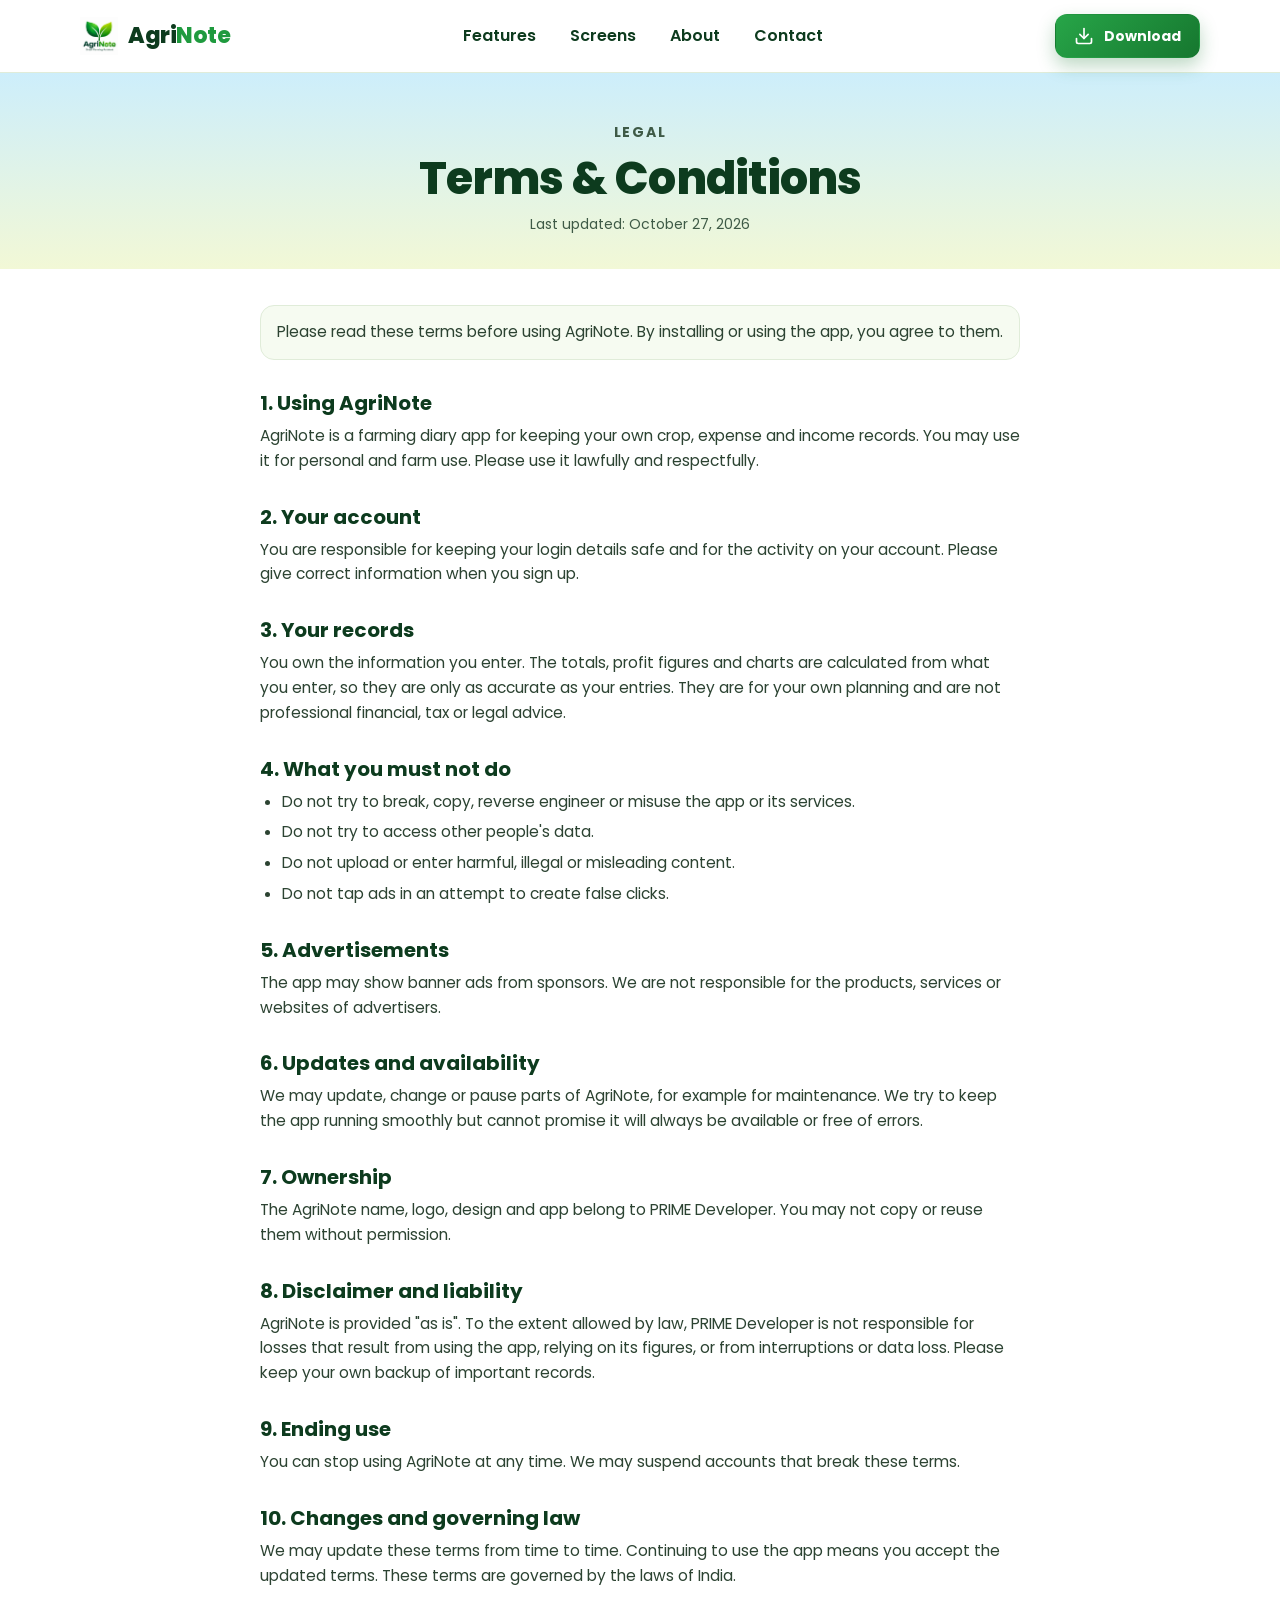
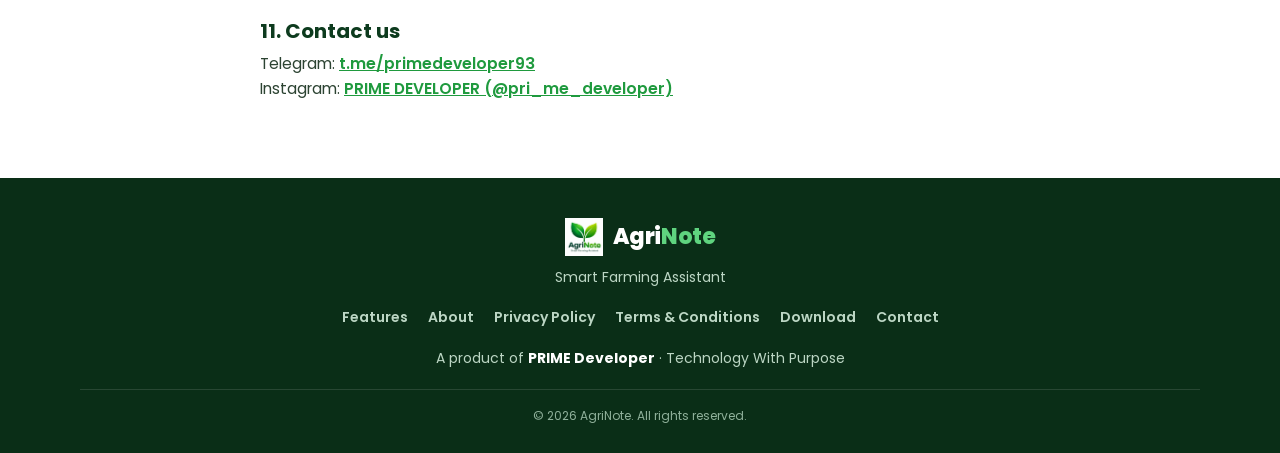
<file: terms.html>
<!DOCTYPE html>
<html lang="en">
<head>
  <meta charset="UTF-8">
  <meta name="viewport" content="width=device-width, initial-scale=1">
  <title>Terms &amp; Conditions — AgriNote</title>
  <meta name="description" content="The terms for using the AgriNote app.">
  <meta name="theme-color" content="#9ad6f7">
  <link rel="icon" type="image/webp" href="logo-leaf.webp">
  <link rel="preconnect" href="https://fonts.googleapis.com">
  <link rel="preconnect" href="https://fonts.gstatic.com" crossorigin>
  <link rel="stylesheet" href="https://fonts.googleapis.com/css2?family=Caveat:wght@700&family=Poppins:wght@400;600;700;800&display=swap">
  <link rel="stylesheet" href="style.css">
</head>
<body>

  <!-- Icon sprite -->
  <svg width="0" height="0" style="position:absolute" aria-hidden="true" focusable="false">
    <defs>
      <symbol id="i-wallet" viewBox="0 0 24 24"><path d="M19 7V4a1 1 0 0 0-1-1H5a2 2 0 0 0 0 4h15a1 1 0 0 1 1 1v4h-3a2 2 0 0 0 0 4h3a1 1 0 0 0 1-1v-2a1 1 0 0 0-1-1"/><path d="M3 5v14a2 2 0 0 0 2 2h15a1 1 0 0 0 1-1v-4"/></symbol>
      <symbol id="i-sprout" viewBox="0 0 24 24"><path d="M7 20h10"/><path d="M10 20c5.5-2.5.8-6.4 3-10"/><path d="M9.5 9.4c1.1.8 1.8 2.2 2.3 3.7-2 .4-3.5.4-4.8-.3-1.2-.6-2.3-1.9-3-4.2 2.8-.5 4.4 0 5.5.8z"/><path d="M14.1 6a7 7 0 0 0-1.1 4c1.9-.1 3.3-.6 4.3-1.4 1-1 1.6-2.3 1.7-4.6-2.7.1-4 1-4.9 2z"/></symbol>
      <symbol id="i-cloud" viewBox="0 0 24 24"><path d="M17.5 19H9a7 7 0 1 1 6.71-9h1.79a4.5 4.5 0 1 1 0 9Z"/></symbol>
      <symbol id="i-globe" viewBox="0 0 24 24"><circle cx="12" cy="12" r="10"/><path d="M12 2a14.5 14.5 0 0 0 0 20 14.5 14.5 0 0 0 0-20"/><path d="M2 12h20"/></symbol>
      <symbol id="i-chart" viewBox="0 0 24 24"><path d="M3 3v16a2 2 0 0 0 2 2h16"/><path d="M18 17V9"/><path d="M13 17V5"/><path d="M8 17v-3"/></symbol>
      <symbol id="i-up" viewBox="0 0 24 24"><polyline points="22 7 13.5 15.5 8.5 10.5 2 17"/><polyline points="16 7 22 7 22 13"/></symbol>
      <symbol id="i-down" viewBox="0 0 24 24"><polyline points="22 17 13.5 8.5 8.5 13.5 2 7"/><polyline points="16 17 22 17 22 11"/></symbol>
      <symbol id="i-spark" viewBox="0 0 24 24"><path d="M12 3l1.9 5.1L19 10l-5.1 1.9L12 17l-1.9-5.1L5 10l5.1-1.9z"/><path d="M19 15l.7 1.8 1.8.7-1.8.7L19 20l-.7-1.8-1.8-.7 1.8-.7z"/></symbol>
      <symbol id="i-cal" viewBox="0 0 24 24"><rect x="3" y="4" width="18" height="18" rx="2"/><path d="M16 2v4M8 2v4M3 10h18"/></symbol>
      <symbol id="i-download" viewBox="0 0 24 24"><path d="M21 15v4a2 2 0 0 1-2 2H5a2 2 0 0 1-2-2v-4"/><polyline points="7 10 12 15 17 10"/><line x1="12" y1="15" x2="12" y2="3"/></symbol>
      <symbol id="i-send" viewBox="0 0 24 24"><path d="m22 2-7 20-4-9-9-4Z"/><path d="M22 2 11 13"/></symbol>
      <symbol id="i-insta" viewBox="0 0 24 24"><rect x="2" y="2" width="20" height="20" rx="5"/><path d="M16 11.37A4 4 0 1 1 12.63 8 4 4 0 0 1 16 11.37z"/><line x1="17.5" y1="6.5" x2="17.51" y2="6.5"/></symbol>
      <symbol id="i-check" viewBox="0 0 24 24"><polyline points="20 6 9 17 4 12"/></symbol>
    </defs>
  </svg>

  <!-- Header -->
  <header class="site-header">
    <div class="wrap bar">
      <a href="index.html#home" class="brand" aria-label="AgriNote home">
        <img src="logo-leaf.webp" width="260" height="190" alt="" class="brand-leaf">
        <span class="brand-name">Agri<b>Note</b></span>
      </a>

      <nav id="site-nav" class="nav" aria-label="Main">
        <a href="index.html#features">Features</a>
        <a href="index.html#screens">Screens</a>
        <a href="index.html#about">About</a>
        <a href="index.html#contact">Contact</a>
      </nav>

      <div class="bar-actions">
        <a href="https://github.com/Prime-Developer93/agrinote-website/releases/download/v1.0.0/AgriNote.apk" class="btn btn-primary btn-sm" data-apk>
          <svg class="ic" aria-hidden="true"><use href="#i-download"/></svg> Download
        </a>
        <button class="burger" type="button" aria-expanded="false" aria-controls="site-nav" aria-label="Open menu">
          <span></span><span></span><span></span>
        </button>
      </div>
    </div>
  </header>

  <main>
    <section class="page-hero">
      <div class="wrap">
        <p class="kicker">LEGAL</p>
        <h1>Terms &amp; Conditions</h1>
        <p>Last updated: October 27, 2026</p>
      </div>
    </section>

    <section class="doc">
      <div class="wrap">
        <div class="doc-body">

          <p class="doc-note">Please read these terms before using AgriNote. By installing or using the app, you agree to them.</p>

          <h2>1. Using AgriNote</h2>
          <p>AgriNote is a farming diary app for keeping your own crop, expense and income records. You may use it for personal and farm use. Please use it lawfully and respectfully.</p>

          <h2>2. Your account</h2>
          <p>You are responsible for keeping your login details safe and for the activity on your account. Please give correct information when you sign up.</p>

          <h2>3. Your records</h2>
          <p>You own the information you enter. The totals, profit figures and charts are calculated from what you enter, so they are only as accurate as your entries. They are for your own planning and are not professional financial, tax or legal advice.</p>

          <h2>4. What you must not do</h2>
          <ul>
            <li>Do not try to break, copy, reverse engineer or misuse the app or its services.</li>
            <li>Do not try to access other people's data.</li>
            <li>Do not upload or enter harmful, illegal or misleading content.</li>
            <li>Do not tap ads in an attempt to create false clicks.</li>
          </ul>

          <h2>5. Advertisements</h2>
          <p>The app may show banner ads from sponsors. We are not responsible for the products, services or websites of advertisers.</p>

          <h2>6. Updates and availability</h2>
          <p>We may update, change or pause parts of AgriNote, for example for maintenance. We try to keep the app running smoothly but cannot promise it will always be available or free of errors.</p>

          <h2>7. Ownership</h2>
          <p>The AgriNote name, logo, design and app belong to PRIME Developer. You may not copy or reuse them without permission.</p>

          <h2>8. Disclaimer and liability</h2>
          <p>AgriNote is provided "as is". To the extent allowed by law, PRIME Developer is not responsible for losses that result from using the app, relying on its figures, or from interruptions or data loss. Please keep your own backup of important records.</p>

          <h2>9. Ending use</h2>
          <p>You can stop using AgriNote at any time. We may suspend accounts that break these terms.</p>

          <h2>10. Changes and governing law</h2>
          <p>We may update these terms from time to time. Continuing to use the app means you accept the updated terms. These terms are governed by the laws of India.</p>

          <h2>11. Contact us</h2>
          <p>Telegram: <a href="https://t.me/primedeveloper93" target="_blank" rel="noopener">t.me/primedeveloper93</a><br>Instagram: <a href="https://www.instagram.com/pri_me_developer/" target="_blank" rel="noopener">PRIME DEVELOPER (@pri_me_developer)</a></p>
        </div>
      </div>
    </section>
  </main>

  <footer class="footer">
    <div class="wrap foot">
      <a href="index.html#home" class="brand brand-dark" aria-label="AgriNote home">
        <img src="logo-leaf.webp" width="260" height="190" loading="lazy" decoding="async" alt="" class="brand-leaf">
        <span class="brand-name">Agri<b>Note</b></span>
      </a>
      <p class="foot-tag">Smart Farming Assistant</p>
      <nav class="foot-links" aria-label="Footer">
        <a href="index.html#features">Features</a>
        <a href="about.html">About</a>
        <a href="privacy.html">Privacy Policy</a>
        <a href="terms.html">Terms &amp; Conditions</a>
        <a href="index.html#download">Download</a>
        <a href="index.html#contact">Contact</a>
      </nav>
      <p class="credit">A product of <b>PRIME Developer</b> · Technology With Purpose</p>
      <p class="copy">© <span id="year">2026</span> AgriNote. All rights reserved.</p>
    </div>
  </footer>

  <script src="script.js" defer></script>
</body>
</html>
</file>
<file: style.css>
/* AgriNote website — mobile-first, light and fast */

:root {
  --green: #1f9a3e;
  --green-dark: #0f5a2b;
  --ink: #0d3b1e;
  --text: #2c4332;
  --muted: #587060;
  --cream: #f6fbf1;
  --line: #e0ecd9;
  --sky: #9ad6f7;
  --sun: #ffd76a;
  --radius: 20px;
  --font: "Poppins", system-ui, -apple-system, "Segoe UI", Roboto, Arial, sans-serif;
  --script: "Caveat", "Segoe Script", cursive;
}

*,
*::before,
*::after { box-sizing: border-box; }

html {
  scroll-behavior: smooth;
  -webkit-text-size-adjust: 100%;
}

body {
  margin: 0;
  font-family: var(--font);
  font-size: 16px;
  line-height: 1.6;
  color: var(--text);
  background: var(--cream);
  overflow-x: hidden;
}

img { max-width: 100%; height: auto; display: block; }
a { color: inherit; text-decoration: none; }
h1, h2, h3, p, ul, ol, figure { margin: 0; }
ul, ol { padding: 0; list-style: none; }

section[id] { scroll-margin-top: 68px; }

.wrap { width: min(1120px, calc(100% - 40px)); margin-inline: auto; }

.ic {
  width: 20px;
  height: 20px;
  flex: none;
  fill: none;
  stroke: currentColor;
  stroke-width: 2;
  stroke-linecap: round;
  stroke-linejoin: round;
}

/* ---------- Buttons ---------- */
.btn {
  display: inline-flex;
  align-items: center;
  justify-content: center;
  gap: 10px;
  min-height: 52px;
  padding: 0 24px;
  border-radius: 14px;
  border: 1.5px solid transparent;
  font: inherit;
  font-weight: 700;
  font-size: 15px;
  cursor: pointer;
  -webkit-tap-highlight-color: transparent;
}
.btn:active { transform: scale(0.98); }
.btn-primary { background: linear-gradient(135deg, #27a548, #16772f); color: #fff; box-shadow: 0 8px 18px rgba(22, 119, 47, 0.28); }
.btn-ghost { background: #fff; color: var(--ink); border-color: rgba(13, 59, 30, 0.16); }
.btn-light { background: #fff; color: #0b1220; }
.btn-outline { background: transparent; color: #fff; border-color: rgba(255, 255, 255, 0.4); }
.btn-white { background: #fff; color: var(--green-dark); box-shadow: 0 10px 24px rgba(0, 0, 0, 0.18); }
.btn-sm { min-height: 42px; padding: 0 14px; font-size: 14px; border-radius: 12px; }
.btn-lg { min-height: 58px; padding: 0 30px; font-size: 16px; }

/* ---------- Header ---------- */
.site-header {
  position: sticky;
  top: 0;
  z-index: 50;
  background: #fff;
  border-bottom: 1px solid var(--line);
}
.site-header.scrolled { box-shadow: 0 4px 16px rgba(13, 59, 30, 0.08); }

.bar {
  display: flex;
  align-items: center;
  justify-content: space-between;
  gap: 12px;
  min-height: 64px;
}

.brand { display: inline-flex; align-items: center; gap: 10px; }
.brand-leaf { width: 38px; height: auto; }
.brand-name { font-size: 22px; font-weight: 800; letter-spacing: -0.02em; color: var(--ink); }
.brand-name b { color: var(--green); font-weight: 800; }

.bar-actions { display: flex; align-items: center; gap: 8px; }

.nav {
  display: none;
  position: absolute;
  left: 0;
  right: 0;
  top: 100%;
  padding: 6px 20px 16px;
  background: #fff;
  border-bottom: 1px solid var(--line);
  box-shadow: 0 12px 20px rgba(13, 59, 30, 0.08);
}
.nav.open { display: block; }
.nav a {
  display: block;
  padding: 13px 4px;
  font-weight: 600;
  color: var(--ink);
  border-bottom: 1px solid var(--line);
}
.nav a:last-child { border-bottom: 0; }

.burger {
  width: 42px;
  height: 42px;
  display: grid;
  place-content: center;
  gap: 5px;
  padding: 0;
  border: 1.5px solid var(--line);
  border-radius: 12px;
  background: #fff;
  cursor: pointer;
}
.burger span { display: block; width: 18px; height: 2px; border-radius: 2px; background: var(--ink); }

/* ---------- Hero ---------- */
.hero {
  position: relative;
  overflow: hidden;
  padding: 34px 0 120px;
  background:
    radial-gradient(circle at 82% 6%, rgba(255, 233, 150, 0.95) 0, rgba(255, 233, 150, 0) 36%),
    linear-gradient(180deg, #8fd0f4 0%, #cdeefb 40%, #f2f8d6 70%, #cfe9a6 100%);
}

.bokeh {
  position: absolute;
  border-radius: 50%;
  background: radial-gradient(circle, rgba(255, 255, 255, 0.7), rgba(255, 255, 255, 0) 70%);
  pointer-events: none;
}
.bk1 { width: 180px; height: 180px; left: -50px; top: 40px; }
.bk2 { width: 120px; height: 120px; right: 12%; top: 46%; }
.bk3 { width: 90px; height: 90px; left: 38%; bottom: 20%; }

.float-leaf {
  position: absolute;
  width: 64px;
  opacity: 0.9;
  pointer-events: none;
  --r: -18deg;
  transform: rotate(var(--r));
  animation: sway 6s ease-in-out infinite;
}
.fl1 { left: 4%; bottom: 18%; }
.fl2 { right: 3%; bottom: 24%; width: 48px; --r: 24deg; animation-delay: -2.5s; }

@keyframes sway {
  0%, 100% { transform: translateY(0) rotate(var(--r)); }
  50% { transform: translateY(-12px) rotate(calc(var(--r) + 6deg)); }
}

.hero-grid { position: relative; display: grid; gap: 34px; align-items: center; }

.pill {
  display: inline-flex;
  align-items: center;
  gap: 8px;
  padding: 7px 14px;
  border-radius: 999px;
  background: rgba(255, 255, 255, 0.75);
  border: 1px solid rgba(31, 154, 62, 0.25);
  color: var(--green-dark);
  font-size: 11px;
  font-weight: 700;
  letter-spacing: 1.2px;
}
.dot { width: 8px; height: 8px; border-radius: 50%; background: #2fb552; }

.hero h1 {
  margin: 18px 0 14px;
  font-size: clamp(2.15rem, 9vw, 4rem);
  line-height: 1.08;
  font-weight: 800;
  letter-spacing: -0.025em;
  color: var(--ink);
}
.hero h1 span { color: var(--green); }

.lead { max-width: 520px; font-size: 16px; color: #2c4a35; }

.actions { display: flex; flex-wrap: wrap; gap: 12px; margin-top: 24px; }
.actions .btn { flex: 1 1 180px; }

.note { margin-top: 12px; font-size: 13px; color: #3e5a46; }
.note.light { color: rgba(255, 255, 255, 0.85); }

.chips { display: grid; grid-template-columns: 1fr 1fr; gap: 10px; margin-top: 26px; }
.chips li {
  display: flex;
  align-items: center;
  gap: 10px;
  padding: 10px 12px;
  border-radius: 14px;
  background: rgba(255, 255, 255, 0.8);
  font-size: 13px;
  font-weight: 600;
  line-height: 1.3;
  color: var(--ink);
}
.chip-ic {
  width: 34px;
  height: 34px;
  flex: none;
  display: grid;
  place-items: center;
  border-radius: 50%;
  background: #e5f5e3;
  color: var(--green);
}
.chip-ic .ic { width: 18px; height: 18px; }

.hero-visual { display: grid; justify-items: center; gap: 6px; }
.script { font-family: var(--script); font-size: 34px; line-height: 1; color: var(--green-dark); transform: rotate(-3deg); }

.hills { position: absolute; left: 0; bottom: -1px; width: 100%; height: 110px; display: block; }

/* ---------- Phone frame ---------- */
.phone {
  position: relative;
  width: min(250px, 66vw);
  padding: 9px;
  border-radius: 36px;
  background: #121a20;
  box-shadow: 0 22px 40px rgba(13, 59, 30, 0.25), 0 0 0 1.5px #2a343b inset;
}
.phone img { width: 100%; border-radius: 28px; background: #e8f0fb; }
.phone-notch {
  position: absolute;
  top: 14px;
  left: 50%;
  width: 54px;
  height: 6px;
  margin-left: -27px;
  border-radius: 6px;
  background: rgba(0, 0, 0, 0.35);
  z-index: 2;
}

/* ---------- Sections ---------- */
.section { padding: 64px 0; }
.section-head { max-width: 640px; margin: 0 auto 36px; text-align: center; }
.kicker { margin-bottom: 10px; font-size: 12px; font-weight: 700; letter-spacing: 1.8px; color: var(--green); }
.kicker.light { color: #bff0c8; }
.section-head h2, .download-box h2 {
  font-size: clamp(1.7rem, 6.2vw, 2.6rem);
  line-height: 1.18;
  font-weight: 800;
  letter-spacing: -0.02em;
  color: var(--ink);
}
.section-head p:not(.kicker) { margin-top: 12px; color: var(--muted); }

/* Features */
.features { background: var(--cream); }
.cards { display: grid; gap: 14px; }
.card {
  padding: 22px;
  border-radius: var(--radius);
  background: #fff;
  border: 1px solid var(--line);
}
.card-ic {
  width: 48px;
  height: 48px;
  display: grid;
  place-items: center;
  margin-bottom: 14px;
  border-radius: 14px;
  background: linear-gradient(135deg, #e2f6dd, #d3efcf);
  color: var(--green);
}
.card h3 { margin-bottom: 6px; font-size: 18px; font-weight: 700; color: var(--ink); }
.card p { font-size: 15px; color: var(--muted); }

/* Screens */
.screens { background: #fff; padding-bottom: 56px; }
.screens .section-head { margin-bottom: 24px; }
.shots {
  display: flex;
  gap: 18px;
  overflow-x: auto;
  padding: 8px 20px 26px;
  scroll-snap-type: x mandatory;
  scroll-padding-inline: 20px;
  -webkit-overflow-scrolling: touch;
  scrollbar-width: none;
}
.shots::-webkit-scrollbar { display: none; }
.shot { flex: 0 0 min(66vw, 250px); scroll-snap-align: center; text-align: center; }
.shot .phone { width: 100%; }
.shot figcaption { margin-top: 16px; display: grid; gap: 2px; }
.shot figcaption b { color: var(--ink); font-size: 15px; }
.shot figcaption span { color: var(--muted); font-size: 13px; }

/* Steps */
.steps-section { background: var(--cream); }
.steps { display: grid; gap: 14px; max-width: 760px; margin: 0 auto; }
.steps li {
  display: flex;
  gap: 16px;
  align-items: flex-start;
  padding: 20px;
  border-radius: var(--radius);
  background: #fff;
  border: 1px solid var(--line);
}
.num {
  width: 42px;
  height: 42px;
  flex: none;
  display: grid;
  place-items: center;
  border-radius: 50%;
  background: linear-gradient(135deg, #27a548, #16772f);
  color: #fff;
  font-weight: 800;
}
.steps h3 { font-size: 17px; color: var(--ink); }
.steps p { font-size: 15px; color: var(--muted); }

/* About / developer */
.about { background: #fff; }
.dev {
  display: grid;
  gap: 22px;
  align-items: center;
  max-width: 860px;
  margin: 0 auto;
  padding: 24px;
  border-radius: 26px;
  color: #dbe6f2;
  background: radial-gradient(circle at 15% 0, #17233a 0, #070b14 60%);
}
.dev-logo { width: 150px; height: 150px; border-radius: 26px; margin-inline: auto; }
.dev-kicker { font-size: 11px; font-weight: 700; letter-spacing: 2px; color: #8fa6c4; }
.dev h3 { margin-top: 4px; font-size: 28px; line-height: 1.15; font-weight: 800; color: #fff; }
.dev-tag { margin: 4px 0 12px; font-family: var(--script); font-size: 26px; line-height: 1.1; color: #9fd8ff; }
.dev p { font-size: 15px; }

/* Download */
.download { background: var(--cream); padding-top: 24px; }
.download-box {
  max-width: 820px;
  margin: 0 auto;
  padding: 36px 22px 30px;
  border-radius: 28px;
  text-align: center;
  color: #fff;
  background: linear-gradient(150deg, #0f5a2b 0%, #1a8a3d 100%);
}
.download-leaf { width: 72px; margin: 0 auto 12px; }
.download-box h2 { color: #fff; }
.download-sub { max-width: 460px; margin: 12px auto 24px; color: rgba(255, 255, 255, 0.9); }
.install { display: grid; gap: 10px; margin: 28px auto 0; max-width: 520px; text-align: left; }
.install li {
  display: flex;
  gap: 12px;
  align-items: flex-start;
  padding: 12px 14px;
  border-radius: 14px;
  background: rgba(255, 255, 255, 0.12);
  font-size: 14px;
}
.install .ic { margin-top: 2px; color: #bff0c8; }
.fine { margin-top: 16px; font-size: 12px; color: rgba(255, 255, 255, 0.75); }

/* Contact */
.contact { background: #fff; }
.contact-grid { display: grid; gap: 14px; max-width: 760px; margin: 0 auto; }
.contact-card {
  display: flex;
  align-items: center;
  gap: 16px;
  padding: 18px;
  border-radius: var(--radius);
  background: var(--cream);
  border: 1px solid var(--line);
}
.contact-card .card-ic { margin: 0; }
.contact-card b { display: block; color: var(--ink); font-size: 17px; }
.contact-card small { display: block; color: var(--muted); font-size: 13px; word-break: break-word; }

/* Footer */
.footer { padding: 40px 0 28px; text-align: center; color: #bcd6c4; background: #0a2e17; }
.foot { display: grid; justify-items: center; gap: 10px; }
.brand-dark .brand-name { color: #fff; }
.brand-dark .brand-name b { color: #5fd47f; }
.foot-tag { font-size: 14px; }
.foot-links { display: flex; flex-wrap: wrap; justify-content: center; gap: 8px 20px; margin: 8px 0; font-size: 14px; font-weight: 600; }
.credit { font-size: 14px; }
.credit b { color: #fff; }
.copy { width: 100%; margin-top: 10px; padding-top: 16px; border-top: 1px solid rgba(255, 255, 255, 0.12); font-size: 12px; color: #8fb09a; }

/* ---------- Reveal (only when JS is on) ---------- */
.js .reveal { opacity: 0; transform: translateY(16px); transition: opacity 0.5s ease, transform 0.5s ease; }
.js .reveal.in { opacity: 1; transform: none; }

/* ---------- Larger screens ---------- */
@media (min-width: 640px) {
  .cards { grid-template-columns: repeat(2, 1fr); }
  .chips { grid-template-columns: repeat(2, minmax(0, 1fr)); }
  .contact-grid { grid-template-columns: 1fr 1fr; }
  .dev { grid-template-columns: 170px 1fr; padding: 32px; gap: 30px; }
  .dev-logo { width: 170px; height: 170px; margin: 0; }
}

@media (min-width: 860px) {
  .burger { display: none; }
  .nav {
    display: flex;
    position: static;
    gap: 6px;
    padding: 0;
    background: none;
    border: 0;
    box-shadow: none;
  }
  .nav a { padding: 8px 14px; border: 0; border-radius: 10px; }
  .nav a:hover { background: #eef7ea; }
  .bar { min-height: 72px; }
  .bar-actions .btn-sm { min-height: 44px; padding: 0 18px; }
  .section { padding: 88px 0; }
  .hero { padding: 64px 0 150px; }
  .hero-grid { grid-template-columns: 1.1fr 0.9fr; gap: 40px; }
  .hills { height: 150px; }
  .fl2 { top: 14%; bottom: auto; right: 5%; }
  .phone { width: 290px; }
  .cards { grid-template-columns: repeat(3, 1fr); gap: 18px; }
  .card { padding: 26px; }
  .steps { grid-template-columns: repeat(3, 1fr); max-width: none; }
  .steps li { flex-direction: column; }
  .download-box { padding: 54px 40px 40px; }
}

@media (min-width: 1100px) {
  .shots { display: grid; grid-template-columns: repeat(3, 1fr); gap: 36px 20px; max-width: 900px; margin: 0 auto; padding-inline: 20px; overflow: visible; }
  .shot { flex: none; }
}

@media (max-width: 380px) {
  .chips { grid-template-columns: 1fr; }
  .brand-name { font-size: 20px; }
}

@media (prefers-reduced-motion: reduce) {
  html { scroll-behavior: auto; }
  .float-leaf { animation: none; }
  .js .reveal { opacity: 1; transform: none; transition: none; }
}

/* ---------- Info pages (About, Privacy, Terms) ---------- */
.page-hero {
  padding: 40px 0 34px;
  text-align: center;
  background: linear-gradient(180deg, #cdeefb 0%, #f2f8d6 100%);
}
.page-hero h1 {
  margin-top: 8px;
  font-size: clamp(1.9rem, 7vw, 2.8rem);
  line-height: 1.15;
  font-weight: 800;
  letter-spacing: -0.02em;
  color: var(--ink);
}
.page-hero p { margin-top: 8px; font-size: 14px; color: #3e5a46; }

.doc { padding: 36px 0 64px; background: #fff; }
.doc-body { max-width: 760px; margin: 0 auto; }
.doc-body h2 { margin: 30px 0 8px; font-size: 20px; line-height: 1.3; font-weight: 700; color: var(--ink); }
.doc-body h2:first-child { margin-top: 0; }
.doc-body p { margin: 0 0 12px; font-size: 15.5px; }
.doc-body ul { list-style: disc; padding-left: 22px; margin: 0 0 12px; }
.doc-body li { margin-bottom: 6px; font-size: 15.5px; }
.doc-body a:not(.btn) { color: var(--green); font-weight: 600; text-decoration: underline; }
.doc-body .actions { margin-top: 16px; }
.doc-note { padding: 14px 16px; margin-bottom: 20px; border-radius: 14px; background: var(--cream); border: 1px solid var(--line); font-size: 14px; }
.doc-dev { display: flex; gap: 16px; align-items: center; margin: 14px 0 12px; padding: 16px; border-radius: 20px; color: #dbe6f2; background: radial-gradient(circle at 15% 0, #17233a 0, #070b14 60%); }
.doc-dev img { width: 84px; height: 84px; flex: none; border-radius: 18px; }
.doc-dev b { display: block; color: #fff; font-size: 18px; }
.doc-dev span { font-family: var(--script); font-size: 24px; line-height: 1.1; color: #9fd8ff; }
</file>
